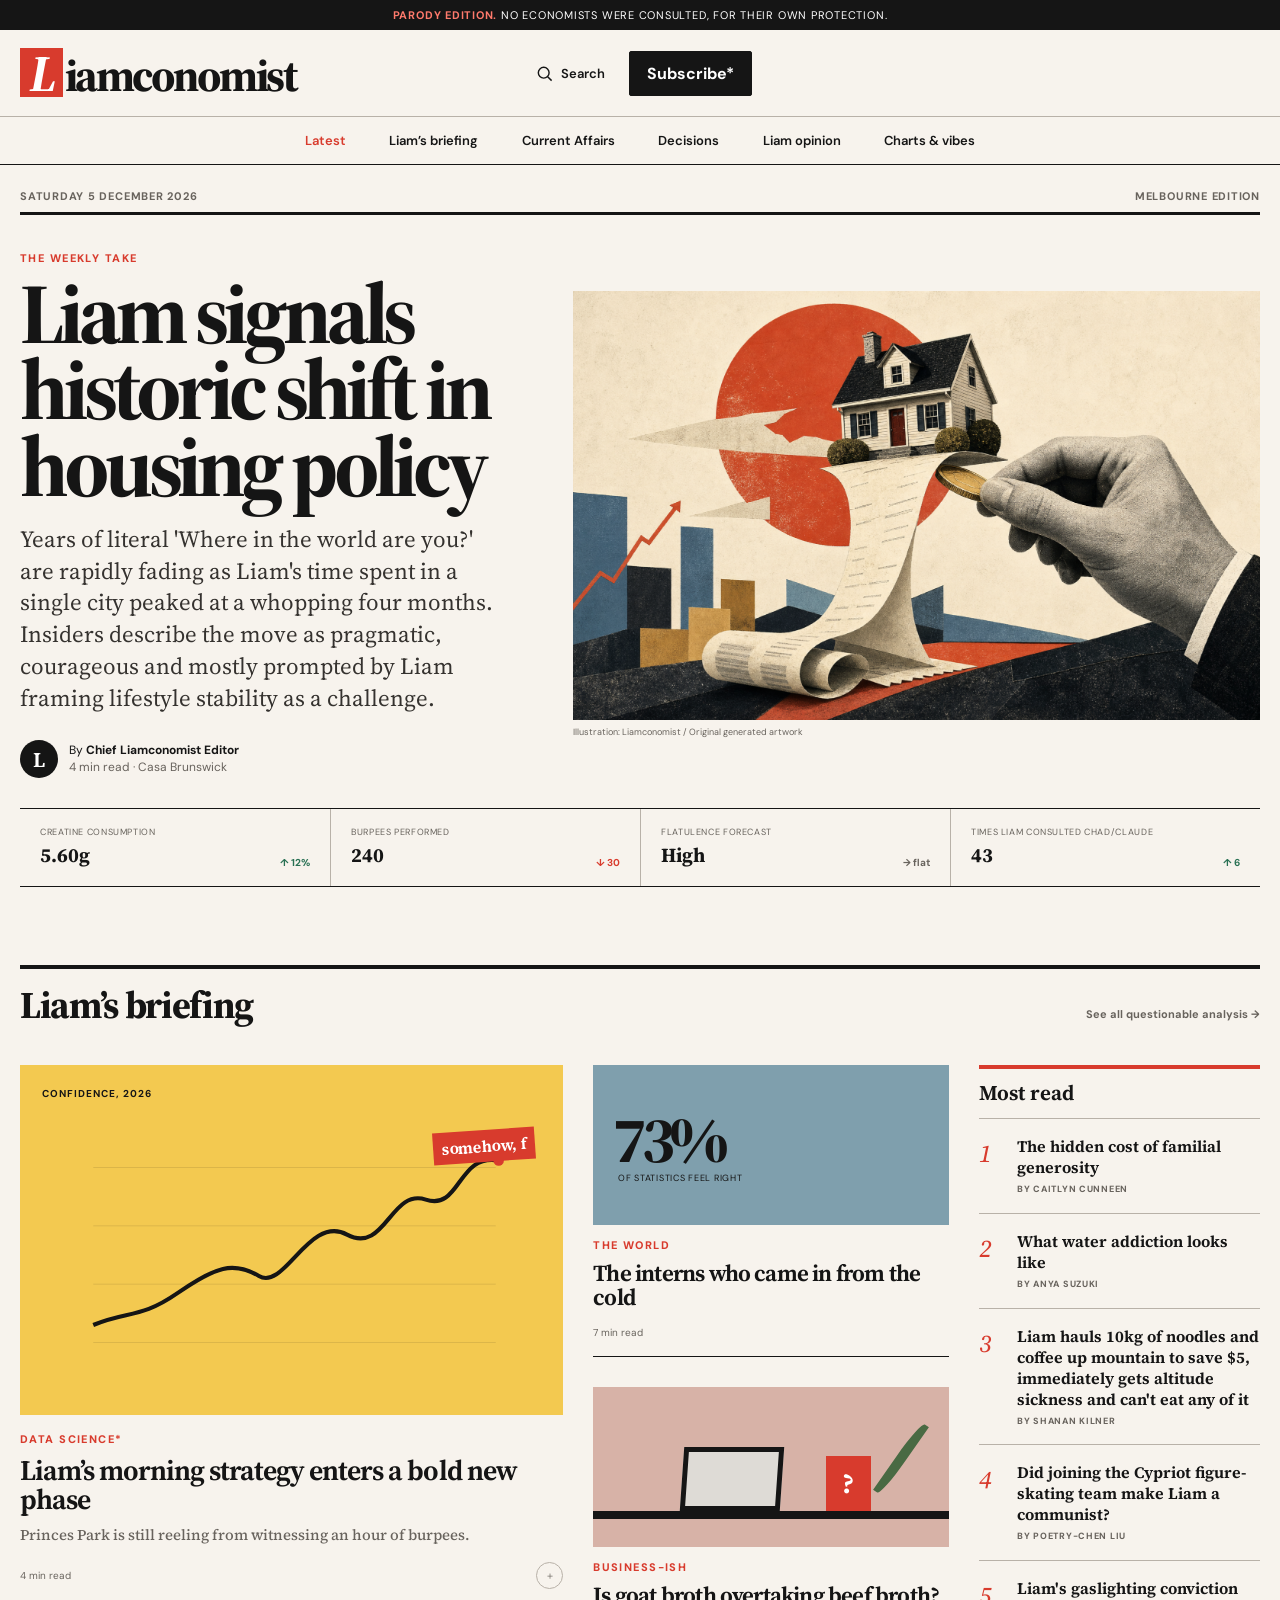
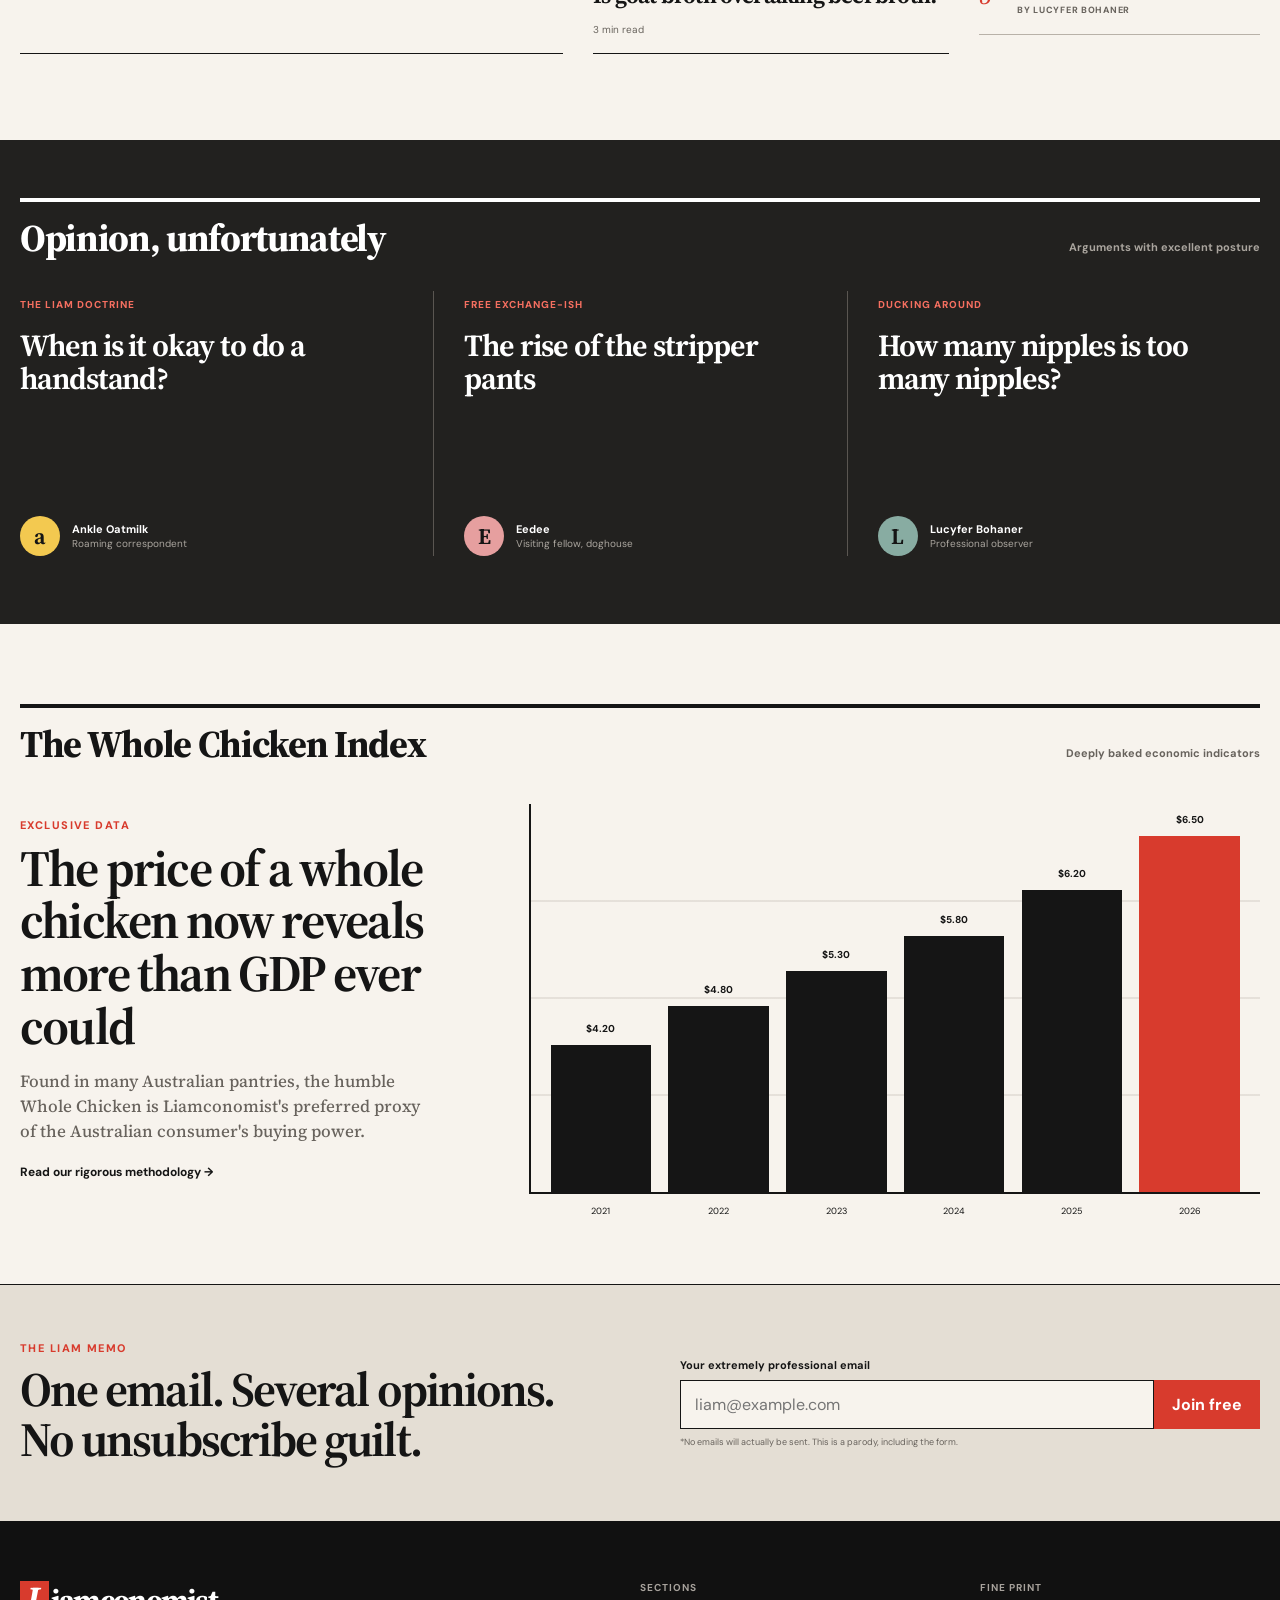
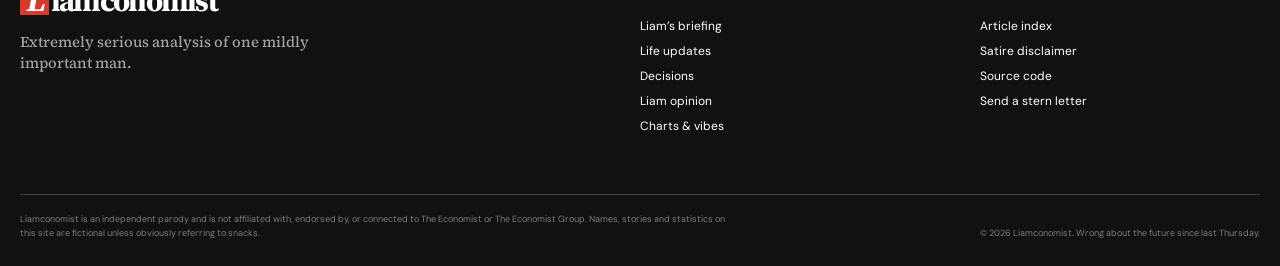
<file: index.html>
<!doctype html>
<html lang="en">
  <head>
    <meta charset="UTF-8" />
    <meta name="viewport" content="width=device-width, initial-scale=1.0" />
    <link rel="icon" type="image/svg+xml" href="favicon.svg" />
    <meta
      name="description"
      content="Liamconomist — breaking news and extremely serious analysis of Liam's latest decisions. An independent parody publication."
    />
    <meta name="theme-color" content="#f7f3ed" />
    <meta property="og:title" content="Liamconomist" />
    <meta
      property="og:description" content="Extremely serious analysis of one mildly important man."
    />
    <meta property="og:type" content="website" />
    <title>Liamconomist | Go beyond the curls</title>
    <link rel="preconnect" href="https://fonts.googleapis.com" />
    <link rel="preconnect" href="https://fonts.gstatic.com" crossorigin />
    <link
      href="https://fonts.googleapis.com/css2?family=DM+Sans:wght@400;500;600;700&amp;family=Libre+Franklin:wght@600;700&amp;family=Source+Serif+4:opsz,wght@8..60,500;8..60,650;8..60,750&amp;display=swap"
      rel="stylesheet"
    />
    <link rel="stylesheet" href="styles.css" />
    <script defer src="content/articles.js"></script>
    <script defer src="script.js"></script>
  </head>
  <body>
    <a class="skip-link" href="#main">Skip to stories</a>

    <div class="satire-bar">
      <p><strong>Parody edition.</strong> No economists were consulted, for their own protection.</p>
    </div>

    <header class="site-header">
      <div class="header-actions shell">
        <button class="icon-button menu-button" type="button" aria-expanded="false" aria-controls="site-nav">
          <span class="sr-only">Open menu</span>
          <span aria-hidden="true"></span><span aria-hidden="true"></span><span aria-hidden="true"></span>
        </button>

        <a class="masthead" href="#top" aria-label="Liamconomist home">
          <span>L</span>iamconomist
        </a>

        <div class="header-utilities">
          <button class="search-button" type="button" data-open-search>
            <svg viewBox="0 0 24 24" aria-hidden="true">
              <circle cx="11" cy="11" r="6.8"></circle>
              <path d="m16 16 5 5"></path>
            </svg>
            <span>Search</span>
          </button>
          <button class="button button--dark" type="button" data-open-subscribe>Subscribe*</button>
        </div>
      </div>

      <nav class="section-nav" id="site-nav" aria-label="Main navigation">
        <div class="shell nav-scroll">
          <a class="active" href="#top">Latest</a>
          <a href="briefing.html">Liam’s briefing</a>
          <a href="category.html?category=current-affairs">Current Affairs</a>
          <a href="category.html?category=decisions">Decisions</a>
          <a href="category.html?category=opinion">Liam opinion</a>
          <a href="category.html?category=charts-vibes">Charts &amp; vibes</a>
        </div>
      </nav>
    </header>

    <main id="main">
      <section class="edition shell" id="top" aria-labelledby="edition-title">
        <div class="edition-meta">
          <p id="edition-date">Thursday, July 2nd 2026</p>
          <p>Melbourne edition</p>
        </div>

        <div class="edition-heading">
          <div>
            <p class="eyebrow">The weekly take</p>
            <h1 id="edition-title"><a href="article.html?id=takeaway-policy" data-featured-title>Liam signals historic shift on Friday-night takeaway policy</a></h1>
            <p class="standfirst" data-featured-summary></p>
            <div class="byline-row">
              <span class="author-mark" aria-hidden="true">L</span>
              <p>By <strong data-featured-author>The Editorial Board</strong><br /><span data-featured-meta></span></p>
            </div>
          </div>

          <figure class="hero-art">
            <img
              src="assets/cost-of-living-collage.png"
              data-featured-image
              alt="A paper-cut collage of a tiny house balanced on a giant grocery receipt"
            />
            <figcaption data-featured-caption>Illustration: Liamconomist / Original artwork</figcaption>
          </figure>
        </div>

        <div class="ticker" aria-label="This week's highly scientific indicators">
          <p><span>Creatine consumption</span><strong>5.60g</strong><em class="up">↑ 12%</em></p>
          <p><span>Burpees performed</span><strong>240</strong><em class="down">↓ 30</em></p>
          <p><span>Flatulence Forecast</span><strong>High</strong><em class="flat">→ flat</em></p>
          <p><span>Times Liam consulted Chad/Claude</span><strong>43</strong><em class="up">↑ 6</em></p>
        </div>
      </section>

      <section class="story-grid shell" id="briefing" aria-labelledby="briefing-title">
        <div class="section-rule">
          <h2 id="briefing-title">Liam’s briefing</h2>
          <a href="articles.html">See all questionable analysis <span aria-hidden="true">→</span></a>
        </div>

        <article class="lead-card card">
          <div class="lead-card__art chart-art" role="img" aria-label="A line chart rising sharply before wandering off the graph">
            <div class="chart-label">CONFIDENCE, 2026</div>
            <svg viewBox="0 0 800 480" aria-hidden="true">
              <path class="gridline" d="M60 90H750M60 190H750M60 290H750M60 390H750"></path>
              <path class="chart-line" d="M60 360 C120 335 140 350 205 305 S300 250 344 276 S430 170 495 205 S570 125 630 145 S684 65 755 78"></path>
              <circle cx="755" cy="78" r="9"></circle>
            </svg>
            <span class="chart-note">somehow, f</span>
          </div>
          <div class="card-copy">
            <p class="kicker">Data science*</p>
              <h3><a href="article.html?id=morning-routine">Liam’s morning strategy enters a bold new phase</a></h3>
            <p>Princes Park is still reeling from witnessing an hour of burpees.</p>
            <div class="story-meta"><span>4 min read</span><button class="save-button" aria-label="Save consumer confidence story">＋</button></div>
          </div>
        </article>

        <div class="stacked-stories">
          <article class="compact-card card" id="world">
            <div class="number-art" aria-hidden="true"><span>73%</span><small>of statistics feel right</small></div>
            <div class="card-copy">
              <p class="kicker">The world</p>
              <h3><a href="article.html?id=spies">The interns who came in from the cold</a></h3>
              <p class="story-meta"><span>7 min read</span></p>
            </div>
          </article>

          <article class="compact-card card" id="business">
            <div class="mini-illustration desk-art" aria-hidden="true">
              <span class="laptop"></span><span class="mug">?</span><span class="plant"></span>
            </div>
            <div class="card-copy">
              <p class="kicker">Business-ish</p>
              <h3><a href="article.html?id=bone-broth">Is goat broth overtaking beef broth?</a></h3>
              <p class="story-meta"><span>3 min read</span></p>
            </div>
          </article>
        </div>

        <aside class="most-read" aria-labelledby="most-read-title">
          <h2 id="most-read-title">Most read</h2>
          <ol>
            <li><span>1</span><div><a href="article.html?id=familial-generosity">The hidden cost of familial generosity</a><br><small>By Caitlyn Cunneen</small></div></li>
            <li><span>2</span><div><a href="article.html?id=water-addiction">What water addiction looks like</a><br><small>By Anya Suzuki</small></div></li>
            <li><span>3</span><div><a href="article.html?id=altitude-sickness">Liam hauls 10kg of noodles and coffee up mountain to save $5, immediately gets altitude sickness and can't eat any of it</a><br><small>By Shanan Kilner</small></div></li>
            <li><span>4</span><div><a href="article.html?id=cypriot-iceskate">Did joining the Cypriot figure-skating team make Liam a communist?</a><br><small>By Poetry-Chen Liu</small></div></li>
            <li><span>5</span><div><a href="article.html?id=plane-jumping">Liam's gaslighting conviction</a><br><small>By Lucyfer Bohaner</small></div></li>
          </ol>
        </aside>
      </section>

      <section class="opinion-band" id="culture" aria-labelledby="opinion-title">
        <div class="shell">
          <div class="section-rule section-rule--light">
            <h2 id="opinion-title">Opinion, unfortunately</h2>
            <span>Arguments with excellent posture</span>
          </div>
          <div class="opinion-grid">
            <article>
              <p class="columnist">The Liam doctrine</p>
              <h3><a href="article.html?id=handstand-supremacy">When is it okay to do a handstand?</a></h3>
              <div class="columnist-row"><span class="avatar avatar--one">a</span><p><strong>Ankle Oatmilk</strong><br />Roaming correspondent</p></div>
            </article>
            <article>
              <p class="columnist">Free exchange-ish</p>
              <h3><a href="article.html?id=stripper-pants">The rise of the stripper pants</a></h3>
              <div class="columnist-row"><span class="avatar avatar--two">E</span><p><strong>Eedee</strong><br />Visiting fellow, doghouse</p></div>
            </article>
            <article>
              <p class="columnist">Ducking around</p>
              <h3><a href="article.html?id=3-nipples">How many nipples is too many nipples?</a></h3>
              <div class="columnist-row"><span class="avatar avatar--three">L</span><p><strong>Lucyfer Bohaner</strong><br />Professional observer</p></div>
            </article>
          </div>
        </div>
      </section>

      <section class="data-section shell" id="charts" aria-labelledby="chart-title">
        <div class="section-rule">
          <h2 id="chart-title">The Whole Chicken Index</h2>
          <span>Deeply baked economic indicators</span>
        </div>
        <div class="data-layout">
          <div class="data-copy">
            <p class="eyebrow">Exclusive data</p>
            <h3>The price of a whole chicken now reveals more than GDP ever could</h3>
            <p>
              Found in many Australian pantries, the humble Whole Chicken is Liamconomist's preferred proxy of the Australian consumer's buying power.
            </p>
            <a class="text-link" href="article.html?id=chicken-index">Read our rigorous methodology →</a>
          </div>
          <div class="bar-chart" role="img" aria-label="Whole Chicken prices from 2021 to 2026">
            <div class="bar" style="--value: 38%"><span>$4.20</span><small>2021</small></div>
            <div class="bar" style="--value: 48%"><span>$4.80</span><small>2022</small></div>
            <div class="bar" style="--value: 57%"><span>$5.30</span><small>2023</small></div>
            <div class="bar" style="--value: 66%"><span>$5.80</span><small>2024</small></div>
            <div class="bar" style="--value: 78%"><span>$6.20</span><small>2025</small></div>
            <div class="bar bar--hot" style="--value: 92%"><span>$6.50</span><small>2026</small></div>
          </div>
        </div>
      </section>

      <section class="newsletter">
        <div class="newsletter__inner shell">
          <div>
            <p class="eyebrow">The Liam memo</p>
            <h2>One email. Several opinions.<br />No unsubscribe guilt.</h2>
          </div>
          <form class="newsletter-form" id="newsletter-form">
            <label for="email">Your extremely professional email</label>
            <div>
              <input id="email" name="email" type="email" autocomplete="email" placeholder="liam@example.com" required />
              <button class="button button--red" type="submit">Join free</button>
            </div>
            <p>*No emails will actually be sent. This is a parody, including the form.</p>
          </form>
        </div>
      </section>
    </main>

    <footer class="site-footer">
      <div class="shell footer-grid">
        <div>
          <a class="masthead masthead--footer" href="#top"><span>L</span>iamconomist</a>
          <p>Extremely serious analysis of one mildly important man.</p>
        </div>
        <div>
          <h2>Sections</h2>
          <a href="briefing.html">Liam’s briefing</a><a href="category.html?category=current-affairs">Life updates</a><a href="category.html?category=decisions">Decisions</a><a href="category.html?category=opinion">Liam opinion</a><a href="category.html?category=charts-vibes">Charts &amp; vibes</a>
        </div>
        <div>
          <h2>Fine print</h2>
          <a href="articles.html">Article index</a><a href="#disclaimer">Satire disclaimer</a><a href="https://github.com/" rel="noreferrer">Source code</a><a href="mailto:liamconomist@gmail.com">Send a stern letter</a>
        </div>
      </div>
      <div class="legal shell" id="disclaimer">
        <p>
          Liamconomist is an independent parody and is not affiliated with, endorsed by, or connected to
          The Economist or The Economist Group. Names, stories and statistics on this site are fictional
          unless obviously referring to snacks.
        </p>
        <p>© <span id="year">2026</span> Liamconomist. Wrong about the future since last Thursday.</p>
      </div>
    </footer>

    <dialog class="modal" id="subscribe-modal">
      <button class="modal__close" type="button" aria-label="Close subscription modal">×</button>
      <p class="eyebrow">A financially reckless offer</p>
      <h2>Subscribe for $0.00</h2>
      <p>Get full access to every article we have not written yet.</p>
      <button class="button button--red button--wide" type="button" data-fake-subscribe>Begin free eternity</button>
      <small>*Recurring annually at the exact same price.</small>
    </dialog>

    <dialog class="search-modal" id="search-modal">
      <form method="dialog" class="search-modal__bar">
        <label for="search-input">Search Liamconomist</label>
        <div>
          <input id="search-input" type="search" placeholder="Try “housing”, “coffee” or “vibes”" />
          <button type="button" class="modal__close" aria-label="Close search">×</button>
        </div>
      </form>
      <div class="search-results" id="search-results" aria-live="polite">
        <p>Popular searches: housing, coffee, vibes, creatine</p>
      </div>
    </dialog>

    <div class="toast" role="status" aria-live="polite" aria-atomic="true"></div>
  </body>
</html>
</file>
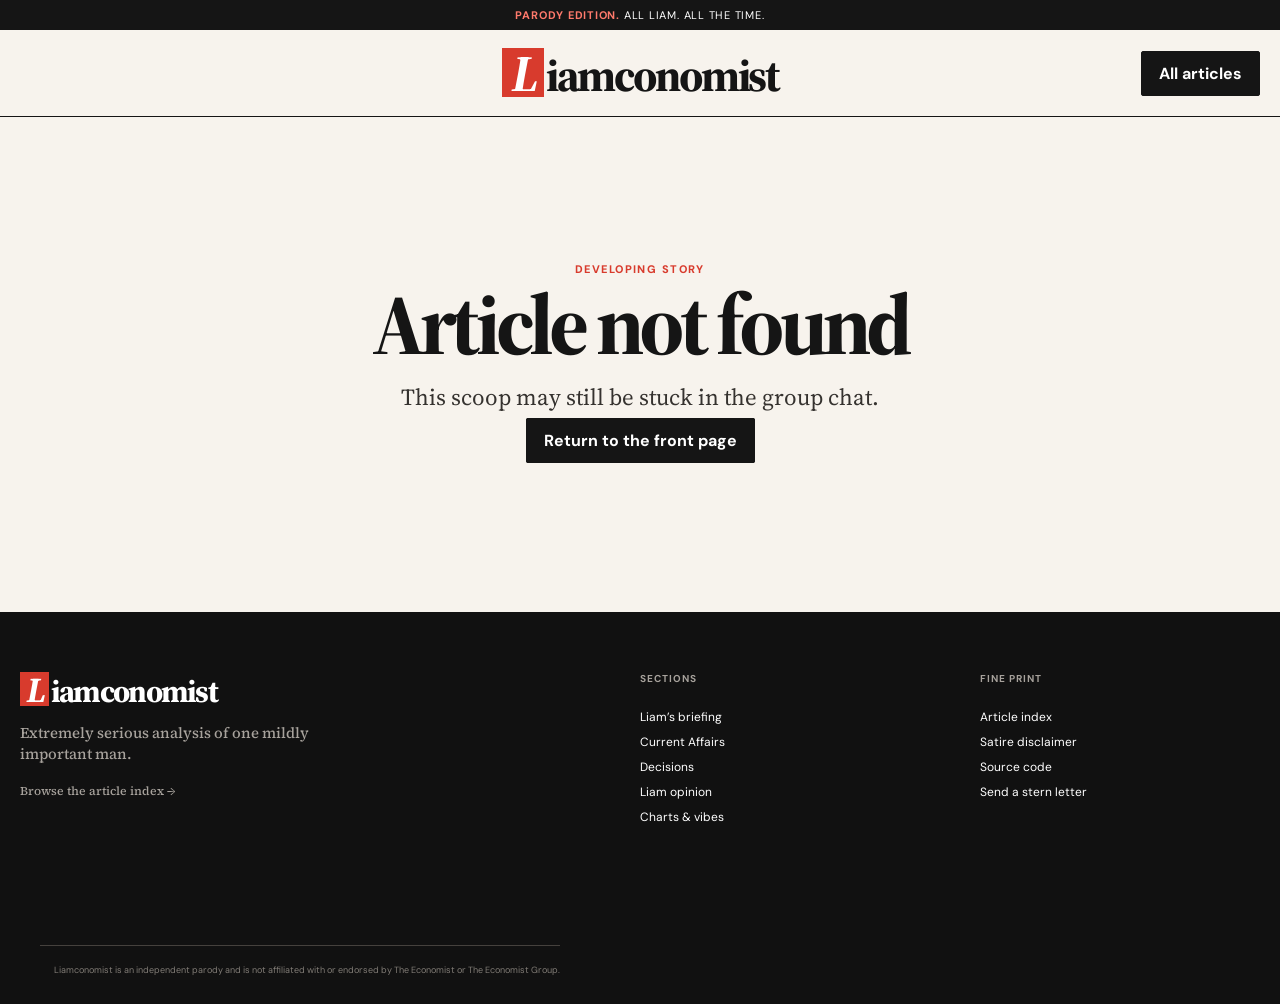
<file: article.html>
<!doctype html>
<html lang="en">
  <head>
    <meta charset="UTF-8" />
    <meta name="viewport" content="width=device-width, initial-scale=1.0" />
    <link rel="icon" type="image/svg+xml" href="favicon.svg" />
    <meta name="description" content="A Liamconomist article" />
    <title>Article — Liamconomist</title>
    <link rel="preconnect" href="https://fonts.googleapis.com" />
    <link rel="preconnect" href="https://fonts.gstatic.com" crossorigin />
    <link href="https://fonts.googleapis.com/css2?family=DM+Sans:wght@400;500;600;700&amp;family=Libre+Franklin:wght@600;700&amp;family=Source+Serif+4:opsz,wght@8..60,500;8..60,650;8..60,750&amp;display=swap" rel="stylesheet" />
    <link rel="stylesheet" href="styles.css" />
    <script defer src="content/articles.js"></script>
    <script defer src="article.js"></script>
  </head>
  <body>
    <a class="skip-link" href="#article">Skip to article</a>
    <div class="satire-bar"><p><strong>Parody edition.</strong> All Liam. All the time.</p></div>
    <header class="site-header">
      <div class="header-actions shell">
        <span></span>
        <a class="masthead" href="index.html" aria-label="Liamconomist home"><span>L</span>iamconomist</a>
        <div class="header-utilities"><a class="button button--dark" href="articles.html">All articles</a></div>
      </div>
    </header>

    <main id="article">
      <div id="article-content"></div>
    </main>

    <footer class="site-footer">
      <div class="shell footer-grid">
        <div><a class="masthead masthead--footer" href="index.html"><span>L</span>iamconomist</a><p>Extremely serious analysis of one mildly important man.</p><p><a href="articles.html">Browse the article index →</a></p></div>
        <div><h2>Sections</h2><a href="briefing.html">Liam’s briefing</a><a href="category.html?category=current-affairs">Current Affairs</a><a href="category.html?category=decisions">Decisions</a><a href="category.html?category=opinion">Liam opinion</a><a href="category.html?category=charts-vibes">Charts &amp; vibes</a></div>
        <div><h2>Fine print</h2><a href="articles.html">Article index</a><a href="#disclaimer">Satire disclaimer</a><a href="https://github.com/" rel="noreferrer">Source code</a><a href="mailto:liamconomist@gmail.com">Send a stern letter</a>
      </div>
      <div class="legal shell"><p>Liamconomist is an independent parody and is not affiliated with or endorsed by The Economist or The Economist Group.</p></div>
    </footer>
  </body>
</html>
</file>
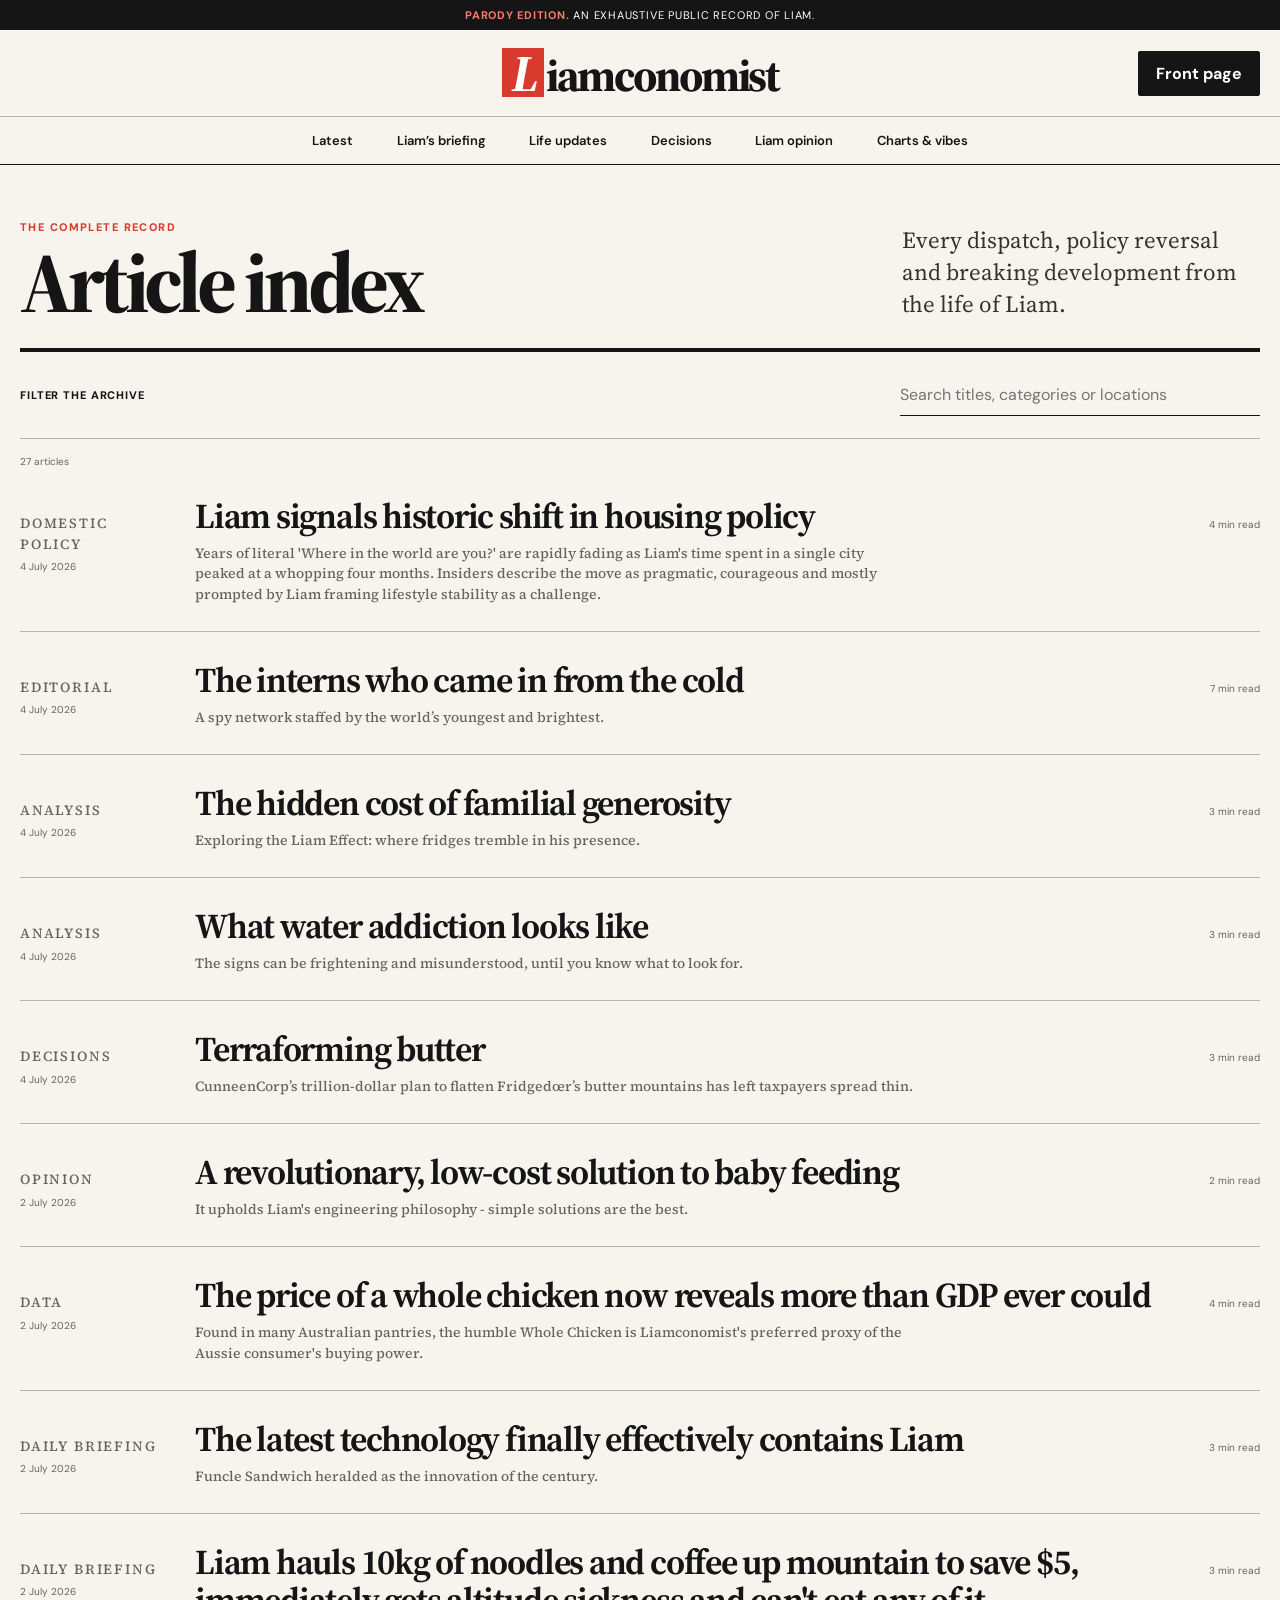
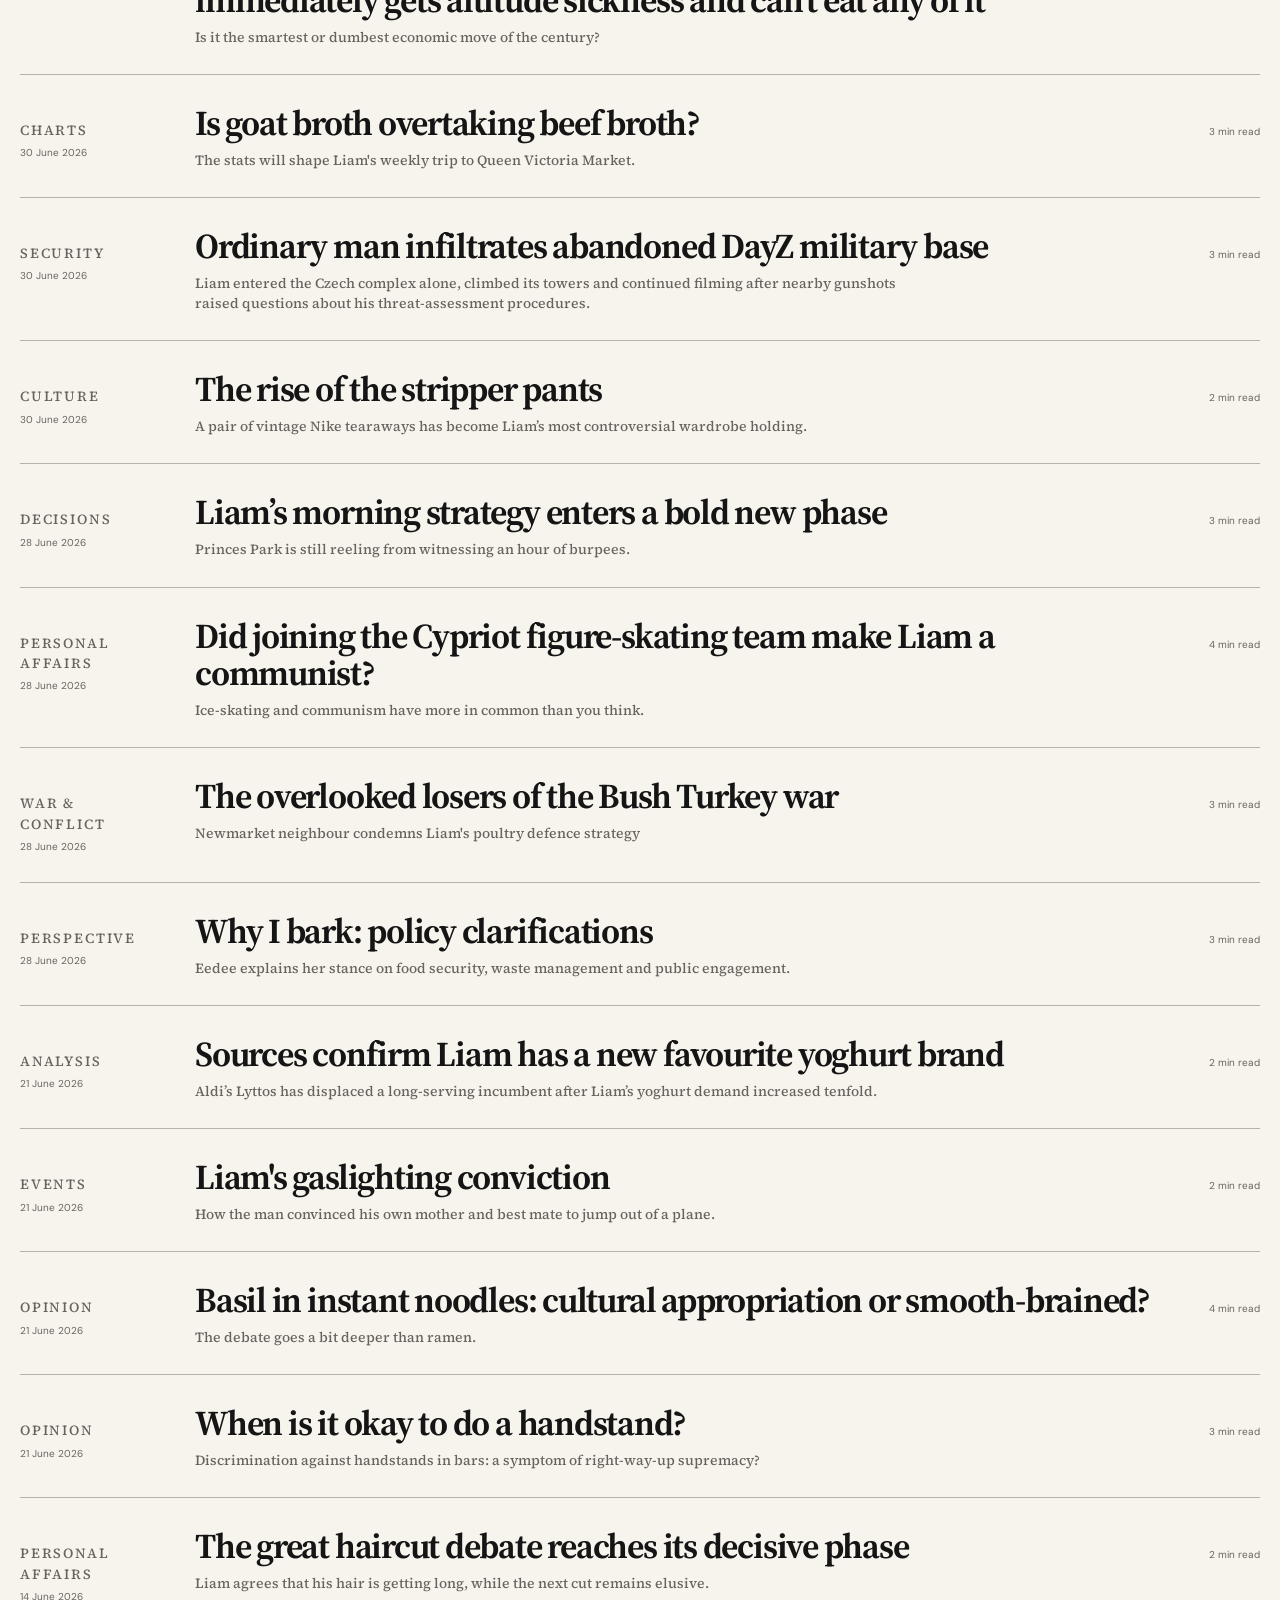
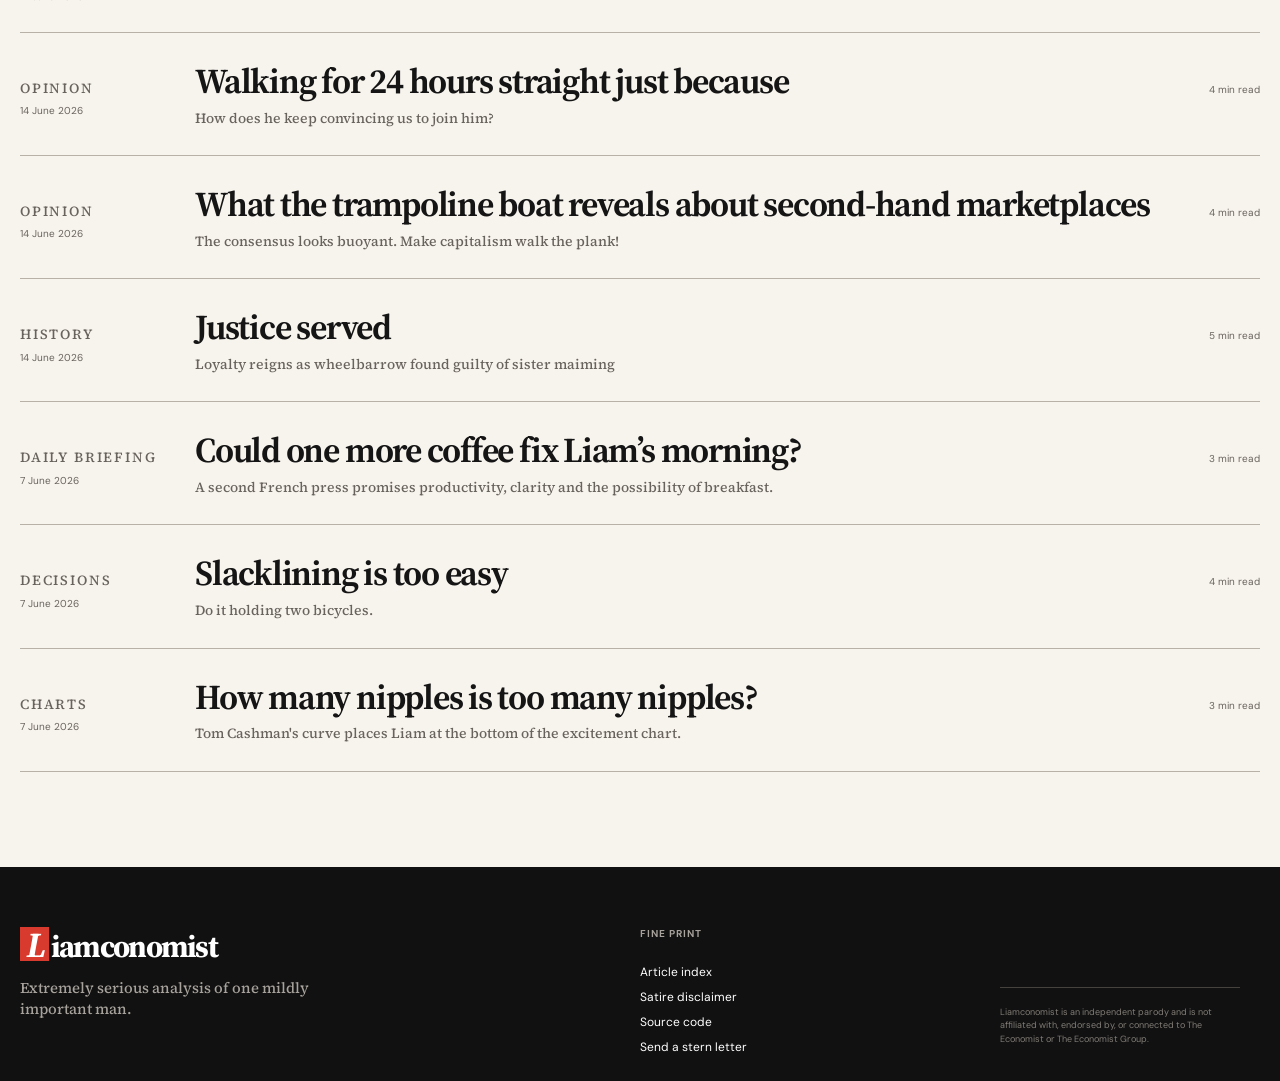
<file: articles.html>
<!doctype html>
<html lang="en">
  <head>
    <meta charset="UTF-8" />
    <meta name="viewport" content="width=device-width, initial-scale=1.0" />
    <link rel="icon" type="image/svg+xml" href="favicon.svg" />
    <meta name="description" content="Every Liamconomist article, from major Liam decisions to minor domestic developments." />
    <title>Article index — Liamconomist</title>
    <link rel="preconnect" href="https://fonts.googleapis.com" />
    <link rel="preconnect" href="https://fonts.gstatic.com" crossorigin />
    <link href="https://fonts.googleapis.com/css2?family=DM+Sans:wght@400;500;600;700&amp;family=Libre+Franklin:wght@600;700&amp;family=Source+Serif+4:opsz,wght@8..60,500;8..60,650;8..60,750&amp;display=swap" rel="stylesheet" />
    <link rel="stylesheet" href="styles.css" />
    <script defer src="content/articles.js"></script>
    <script defer src="articles-index.js"></script>
  </head>
  <body>
    <a class="skip-link" href="#article-index">Skip to article index</a>
    <div class="satire-bar"><p><strong>Parody edition.</strong> An exhaustive public record of Liam.</p></div>
    <header class="site-header">
      <div class="header-actions shell">
        <span></span>
        <a class="masthead" href="index.html" aria-label="Liamconomist home"><span>L</span>iamconomist</a>
        <div class="header-utilities"><a class="button button--dark" href="index.html">Front page</a></div>
      </div>
      <nav class="section-nav" aria-label="Sections">
        <div class="shell nav-scroll">
          <a href="index.html">Latest</a>
          <a href="briefing.html">Liam’s briefing</a>
          <a href="category.html?category=current-affairs">Life updates</a>
          <a href="category.html?category=decisions">Decisions</a>
          <a href="category.html?category=opinion">Liam opinion</a>
          <a href="category.html?category=charts-vibes">Charts &amp; vibes</a>
        </div>
      </nav>
    </header>

    <main class="index-page shell" id="article-index">
      <header class="index-page__header">
        <div><p class="eyebrow">The complete record</p><h1>Article index</h1></div>
        <p class="standfirst">Every dispatch, policy reversal and breaking development from the life of Liam.</p>
      </header>
      <div class="index-tools">
        <label for="article-filter">Filter the archive</label>
        <input id="article-filter" type="search" placeholder="Search titles, categories or locations" autocomplete="off" />
      </div>
      <p class="story-meta"><span id="article-count"></span></p>
      <ol class="article-index-list" id="article-index-list"></ol>
    </main>

    <footer class="site-footer">
      <div class="shell footer-grid">
        <div><a class="masthead masthead--footer" href="index.html"><span>L</span>iamconomist</a><p>Extremely serious analysis of one mildly important man.</p></div>
        <div><h2>Fine print</h2><a href="articles.html">Article index</a><a href="#disclaimer">Satire disclaimer</a><a href="https://github.com/" rel="noreferrer">Source code</a><a href="mailto:liamconomist@gmail.com">Send a stern letter</a>
      </div>
      <div class="legal shell"><p>Liamconomist is an independent parody and is not affiliated with, endorsed by, or connected to The Economist or The Economist Group.</p></div>
    </footer>
  </body>
</html>
</file>
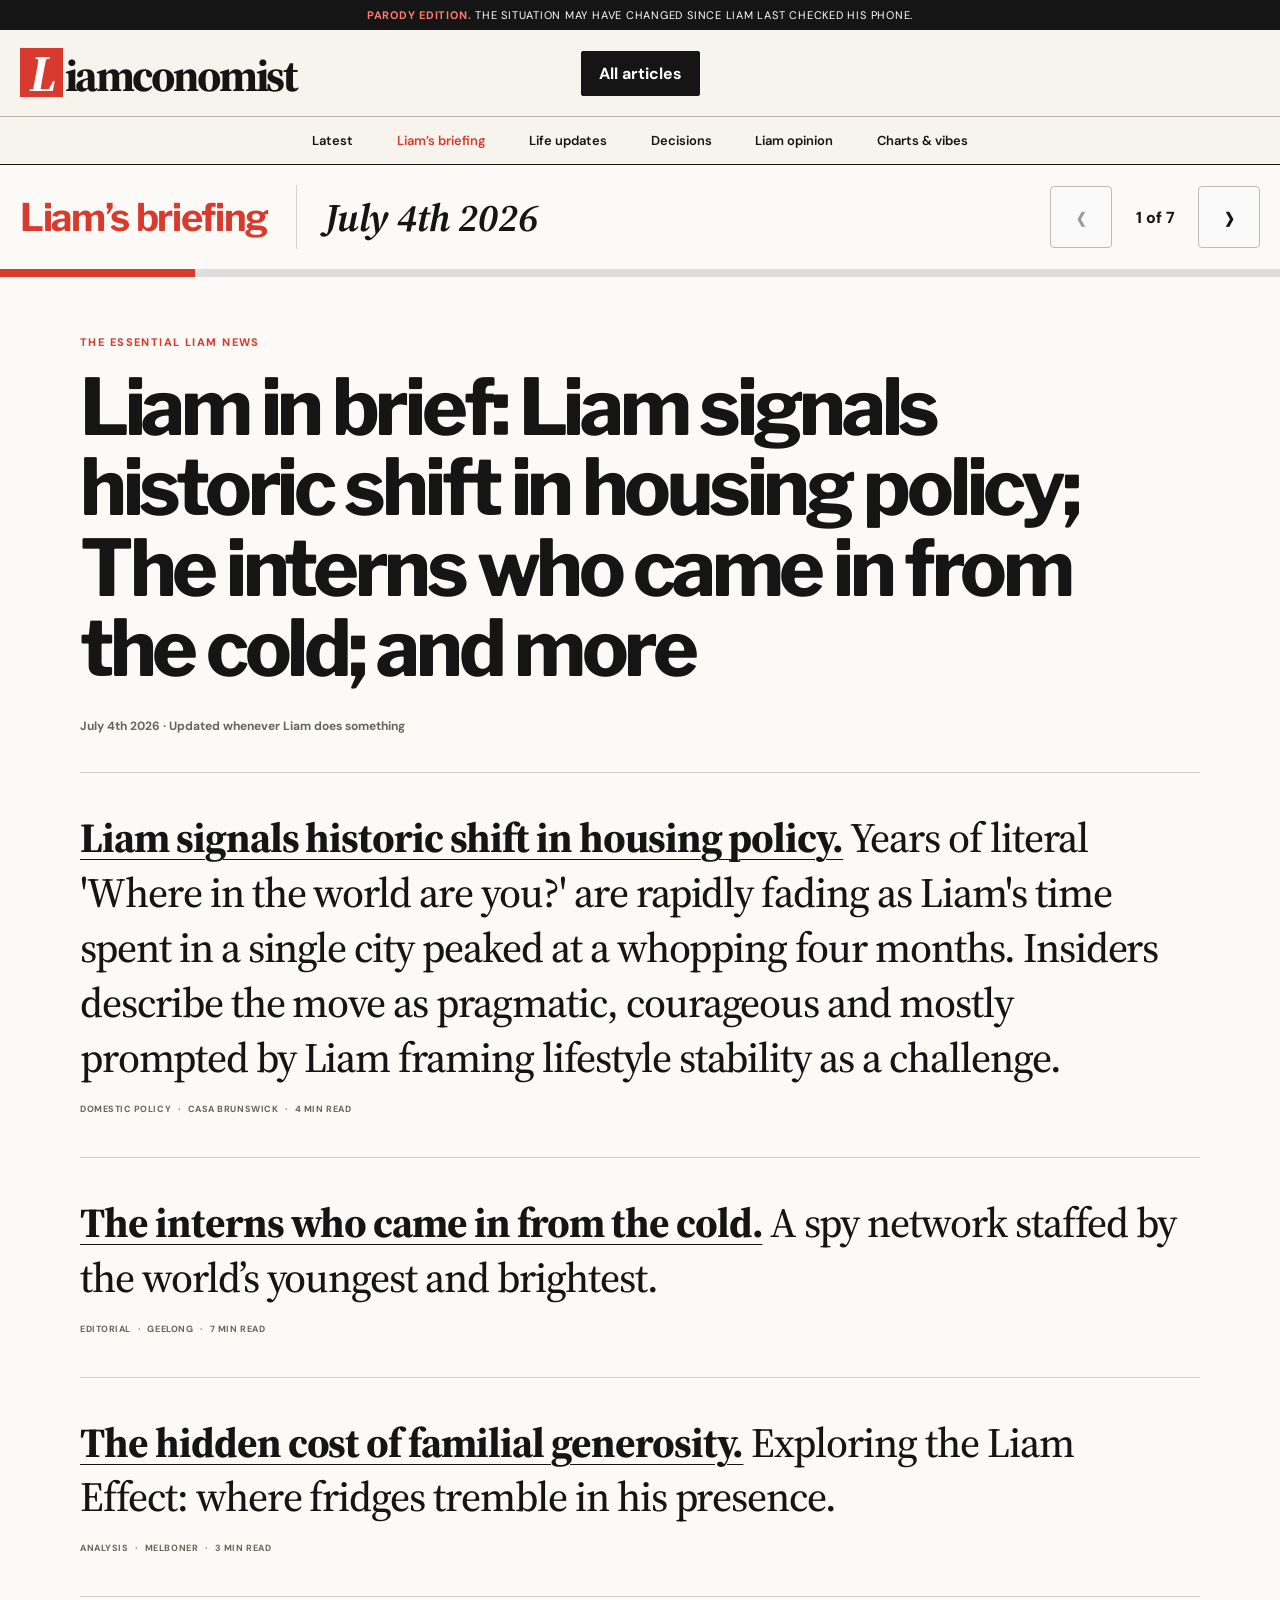
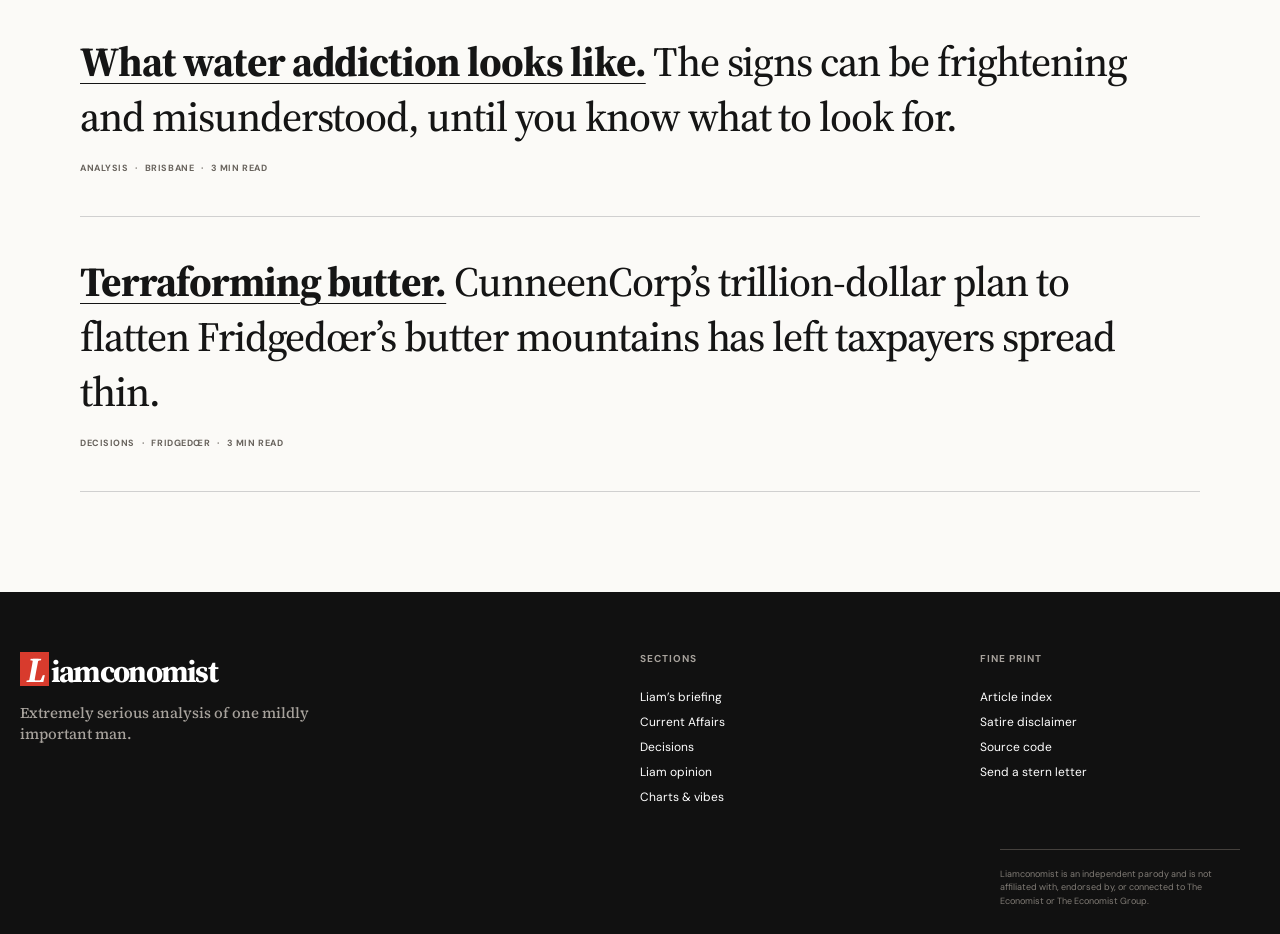
<file: briefing.html>
<!doctype html>
<html lang="en">
  <head>
    <meta charset="UTF-8" />
    <meta name="viewport" content="width=device-width, initial-scale=1.0" />
    <link rel="icon" type="image/svg+xml" href="favicon.svg" />
    <meta name="description" content="Liam’s daily briefing: the latest developments, decisions and domestic indicators." />
    <title>Liam’s briefing — Liamconomist</title>
    <link rel="preconnect" href="https://fonts.googleapis.com" />
    <link rel="preconnect" href="https://fonts.gstatic.com" crossorigin />
    <link href="https://fonts.googleapis.com/css2?family=DM+Sans:wght@400;500;600;700&amp;family=Libre+Franklin:wght@600;700&amp;family=Source+Serif+4:opsz,wght@8..60,500;8..60,650;8..60,750&amp;display=swap" rel="stylesheet" />
    <link rel="stylesheet" href="styles.css" />
    <script defer src="content/articles.js"></script>
    <script defer src="briefing-page.js"></script>
  </head>
  <body class="briefing-page">
    <a class="skip-link" href="#briefing-content">Skip to briefing</a>
    <div class="satire-bar"><p><strong>Parody edition.</strong> The situation may have changed since Liam last checked his phone.</p></div>
    <header class="site-header">
      <div class="header-actions shell">
        <button class="icon-button menu-button" type="button" aria-expanded="false" aria-controls="site-nav">
          <span class="sr-only">Open menu</span><span aria-hidden="true"></span><span aria-hidden="true"></span><span aria-hidden="true"></span>
        </button>
        <a class="masthead" href="index.html" aria-label="Liamconomist home"><span>L</span>iamconomist</a>
        <div class="header-utilities"><a class="button button--dark" href="articles.html">All articles</a></div>
      </div>
      <nav class="section-nav" id="site-nav" aria-label="Sections">
        <div class="shell nav-scroll">
          <a href="index.html">Latest</a>
          <a class="active" href="briefing.html">Liam’s briefing</a>
          <a href="category.html?category=current-affairs">Life updates</a>
          <a href="category.html?category=decisions">Decisions</a>
          <a href="category.html?category=opinion">Liam opinion</a>
          <a href="category.html?category=charts-vibes">Charts &amp; vibes</a>
        </div>
      </nav>
    </header>

    <div class="briefing-edition-bar">
      <div class="briefing-edition-bar__inner shell">
        <h1>Liam’s briefing</h1>
        <span class="briefing-edition-bar__divider" aria-hidden="true"></span>
        <p class="briefing-date" id="briefing-date"></p>
        <div class="briefing-controls" aria-label="Browse briefing dates">
          <button type="button" id="newer-briefing" aria-label="Newer briefing">‹</button>
          <span class="briefing-position" id="briefing-position"></span>
          <button type="button" id="older-briefing" aria-label="Older briefing">›</button>
        </div>
      </div>
    </div>

    <main class="briefing-content" id="briefing-content">
      <header class="briefing-hero">
        <p class="eyebrow">The essential Liam news</p>
        <h2 id="briefing-title"></h2>
        <p class="briefing-hero__meta" id="briefing-meta"></p>
      </header>
      <ol class="briefing-list" id="briefing-list"></ol>
    </main>

    <footer class="site-footer">
      <div class="shell footer-grid">
        <div><a class="masthead masthead--footer" href="index.html"><span>L</span>iamconomist</a><p>Extremely serious analysis of one mildly important man.</p></div>
        <div><h2>Sections</h2><a href="briefing.html">Liam’s briefing</a><a href="category.html?category=current-affairs">Current Affairs</a><a href="category.html?category=decisions">Decisions</a><a href="category.html?category=opinion">Liam opinion</a><a href="category.html?category=charts-vibes">Charts &amp; vibes</a></div>
        <div><h2>Fine print</h2><a href="articles.html">Article index</a><a href="#disclaimer">Satire disclaimer</a><a href="https://github.com/" rel="noreferrer">Source code</a><a href="mailto:liamconomist@gmail.com">Send a stern letter</a>
      <div class="legal shell"><p>Liamconomist is an independent parody and is not affiliated with, endorsed by, or connected to The Economist or The Economist Group.</p></div>
    </footer>
  </body>
</html>
</file>
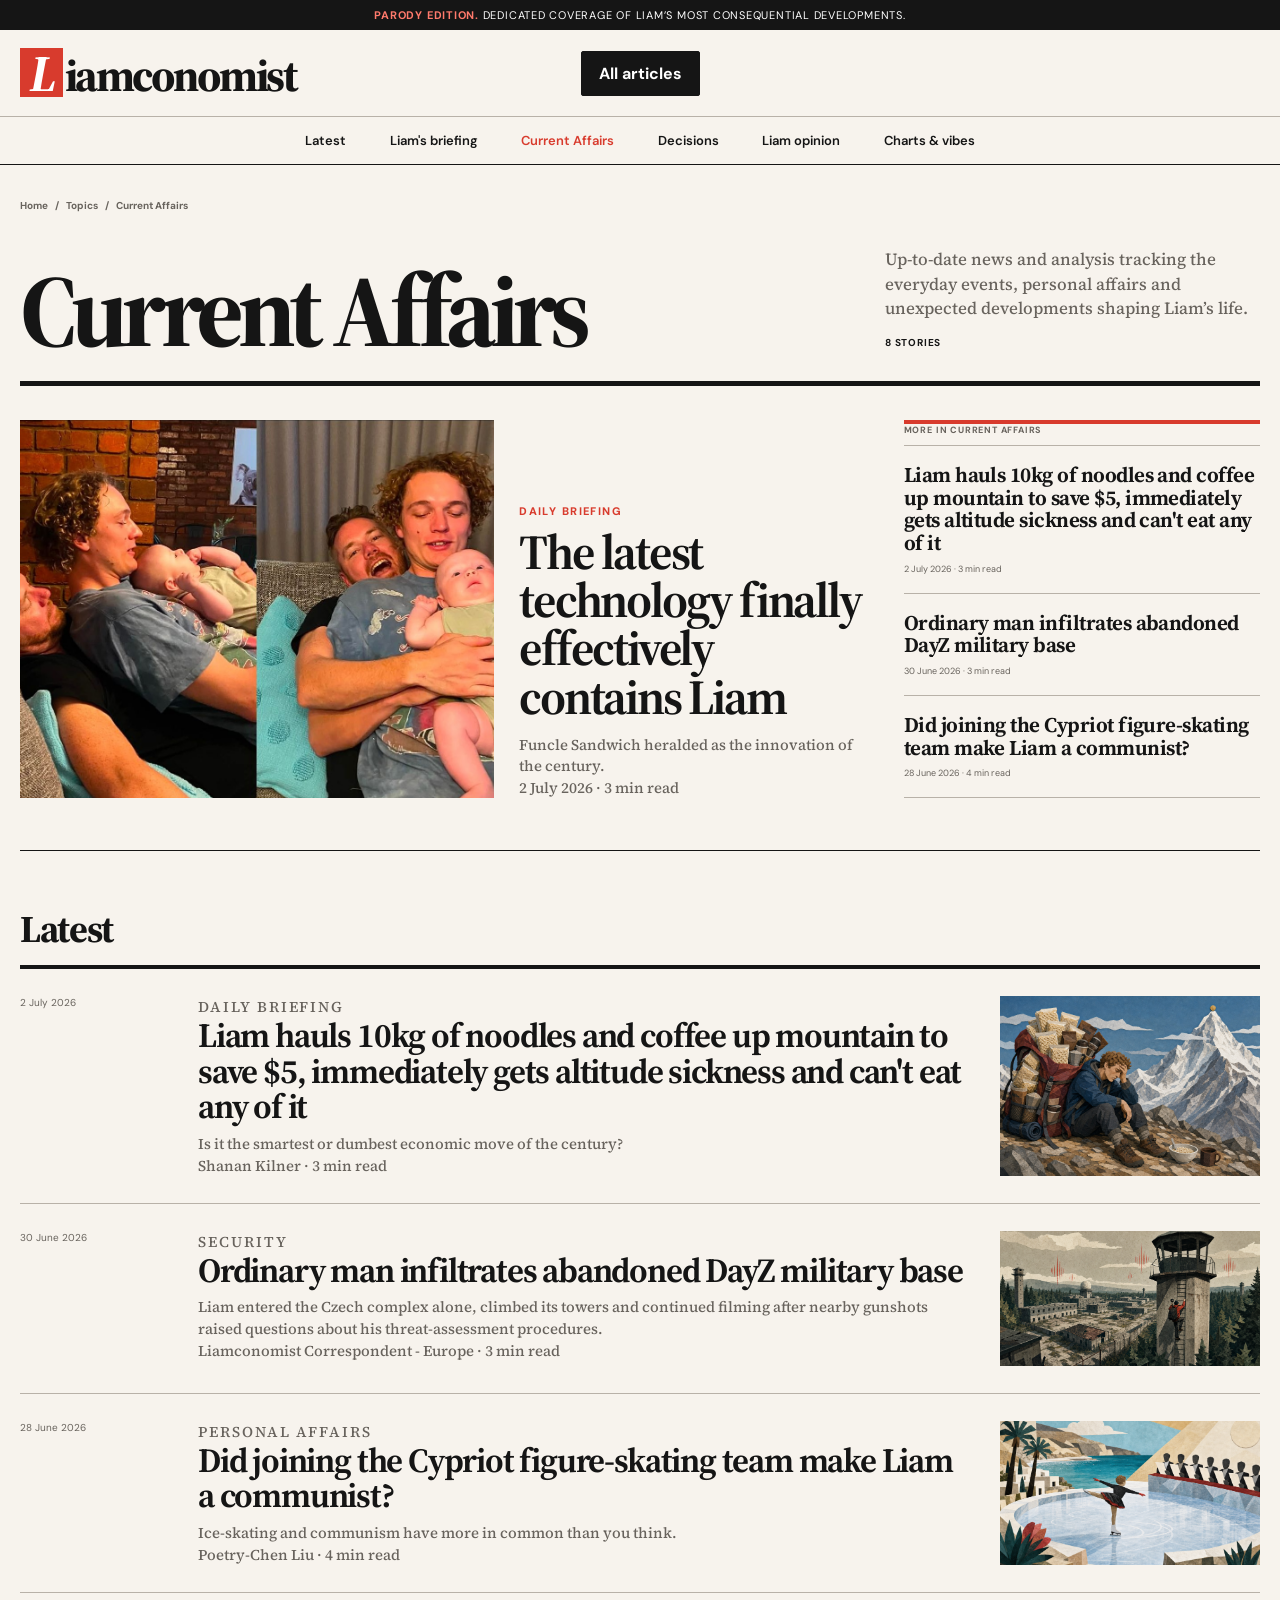
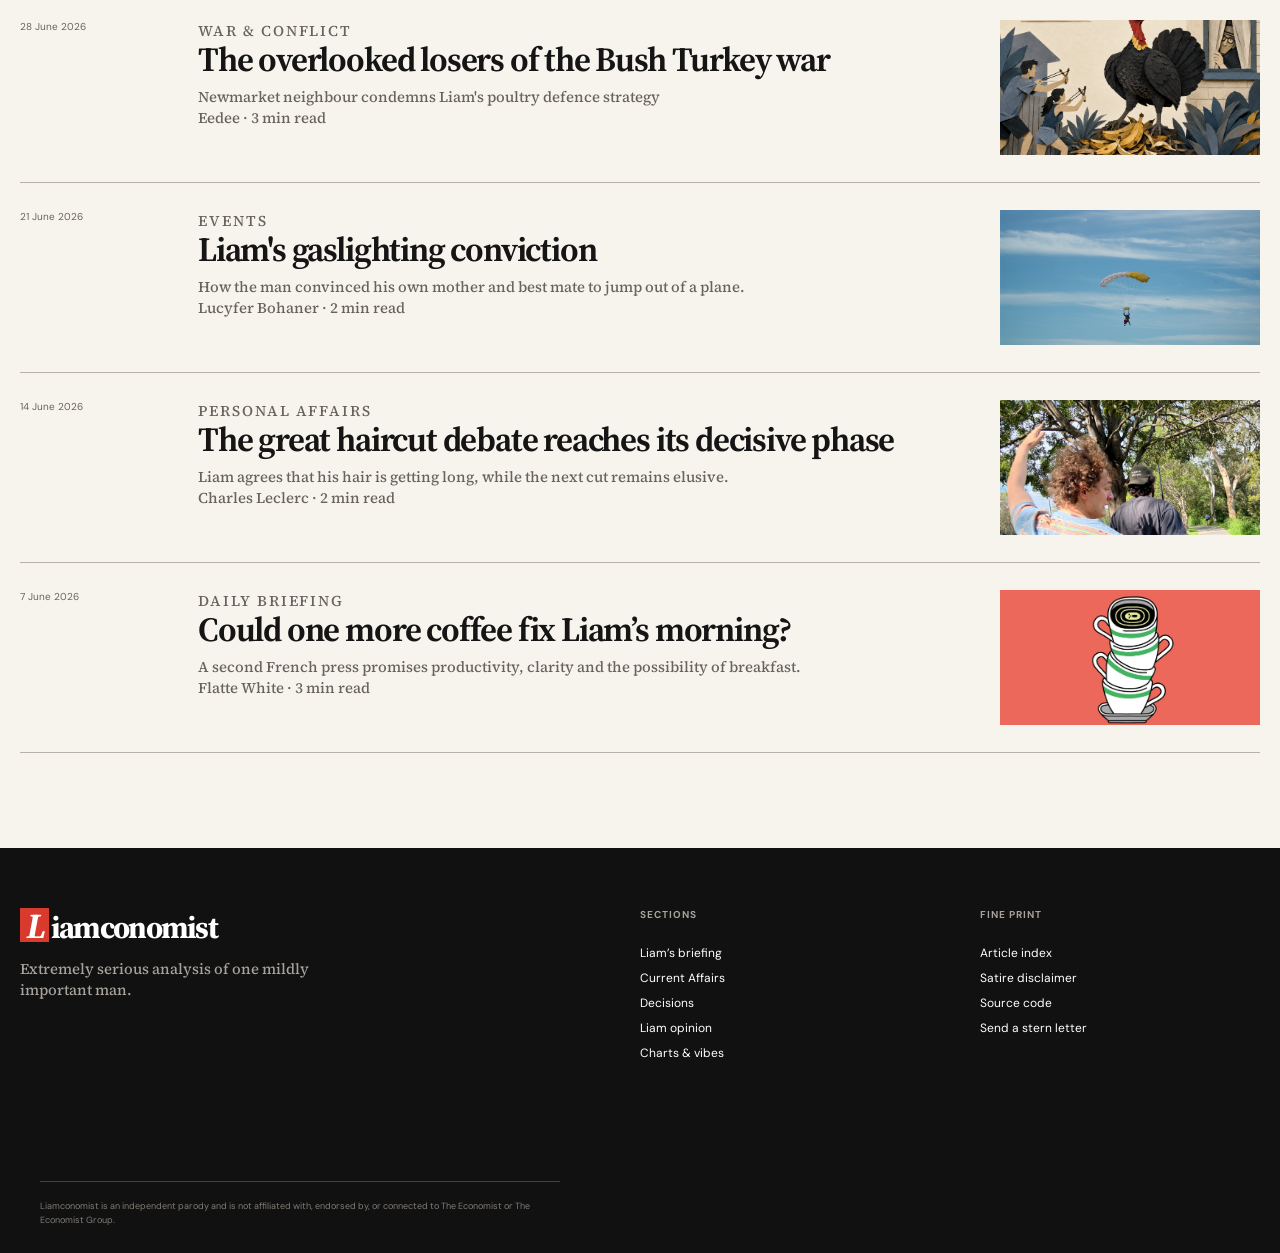
<file: category.html>
<!doctype html>
<html lang="en">
  <head>
    <meta charset="UTF-8" />
    <meta name="viewport" content="width=device-width, initial-scale=1.0" />
    <link rel="icon" type="image/svg+xml" href="favicon.svg" />
    <meta name="description" content="The latest Liamconomist stories by category." />
    <title>Section — Liamconomist</title>
    <link rel="preconnect" href="https://fonts.googleapis.com" />
    <link rel="preconnect" href="https://fonts.gstatic.com" crossorigin />
    <link href="https://fonts.googleapis.com/css2?family=DM+Sans:wght@400;500;600;700&amp;family=Libre+Franklin:wght@600;700&amp;family=Source+Serif+4:opsz,wght@8..60,500;8..60,650;8..60,750&amp;display=swap" rel="stylesheet" />
    <link rel="stylesheet" href="styles.css" />
    <script defer src="content/articles.js"></script>
    <script defer src="category-page.js"></script>
  </head>
  <body>
    <a class="skip-link" href="#topic-content">Skip to stories</a>
    <div class="satire-bar"><p><strong>Parody edition.</strong> Dedicated coverage of Liam’s most consequential developments.</p></div>
    <header class="site-header">
      <div class="header-actions shell">
        <button class="icon-button menu-button" type="button" aria-expanded="false" aria-controls="site-nav">
          <span class="sr-only">Open menu</span><span aria-hidden="true"></span><span aria-hidden="true"></span><span aria-hidden="true"></span>
        </button>
        <a class="masthead" href="index.html" aria-label="Liamconomist home"><span>L</span>iamconomist</a>
        <div class="header-utilities"><a class="button button--dark" href="articles.html">All articles</a></div>
      </div>
      <nav class="section-nav" id="site-nav" aria-label="Sections">
        <div class="shell nav-scroll">
          <a href="index.html">Latest</a>
          <a href="briefing.html">Liam's briefing</a>
          <a data-topic-link="current-affairs" href="category.html?category=current-affairs">Current Affairs</a>
          <a data-topic-link="decisions" href="category.html?category=decisions">Decisions</a>
          <a data-topic-link="opinion" href="category.html?category=opinion">Liam opinion</a>
          <a data-topic-link="charts-vibes" href="category.html?category=charts-vibes">Charts &amp; vibes</a>
        </div>
      </nav>
    </header>

    <main class="topic-page shell" id="topic-content">
      <nav class="breadcrumbs" aria-label="Breadcrumb"><a href="index.html">Home</a><span>/</span><a href="articles.html">Topics</a><span>/</span><span id="breadcrumb-topic"></span></nav>
      <header class="topic-heading">
        <h1 id="topic-title">Current Affairs</h1>
        <div class="topic-heading__intro"><p id="topic-description"></p><span class="topic-heading__count" id="topic-count"></span></div>
      </header>
      <section class="topic-lead" id="topic-lead" aria-label="Top stories"></section>
      <section class="topic-latest" aria-labelledby="latest-title">
        <h2 class="topic-section-title" id="latest-title">Latest</h2>
        <div id="topic-latest-list"></div>
      </section>
    </main>

    <footer class="site-footer">
      <div class="shell footer-grid">
        <div><a class="masthead masthead--footer" href="index.html"><span>L</span>iamconomist</a><p>Extremely serious analysis of one mildly important man.</p></div>
        <div><h2>Sections</h2><a href="briefing.html">Liam’s briefing</a><a href="category.html?category=current-affairs">Current Affairs</a><a href="category.html?category=decisions">Decisions</a><a href="category.html?category=opinion">Liam opinion</a><a href="category.html?category=charts-vibes">Charts &amp; vibes</a></div>
        <div><h2>Fine print</h2><a href="articles.html">Article index</a><a href="#disclaimer">Satire disclaimer</a><a href="https://github.com/" rel="noreferrer">Source code</a><a href="mailto:liamconomist@gmail.com">Send a stern letter</a>
      </div>
      <div class="legal shell"><p>Liamconomist is an independent parody and is not affiliated with, endorsed by, or connected to The Economist or The Economist Group.</p></div>
    </footer>
  </body>
</html>
</file>
<file: styles.css>
:root {
  --paper: #f7f3ed;
  --ink: #151515;
  --muted: #68635d;
  --line: #b8b1a8;
  --red: #d83b2d;
  --red-dark: #b82d22;
  --yellow: #f3c950;
  --blue: #7f9fad;
  --serif: "Source Serif 4", Georgia, serif;
  --sans: "DM Sans", Arial, sans-serif;
  --display: "Libre Franklin", Arial, sans-serif;
  --shell: min(1240px, calc(100% - 40px));
}

* { box-sizing: border-box; }
html { scroll-behavior: smooth; }
body { margin: 0; color: var(--ink); background: var(--paper); font-family: var(--sans); }
body.modal-open { overflow: hidden; }
a { color: inherit; text-decoration-color: transparent; text-underline-offset: .18em; transition: color .18s ease, text-decoration-color .18s ease; }
a:hover { color: var(--red); text-decoration-color: currentColor; }
button, input { font: inherit; }
button { color: inherit; }
.shell { width: var(--shell); margin-inline: auto; }
.sr-only { position: absolute; width: 1px; height: 1px; padding: 0; margin: -1px; overflow: hidden; clip: rect(0,0,0,0); white-space: nowrap; border: 0; }
.skip-link { position: fixed; top: 8px; left: 8px; z-index: 100; padding: 12px 16px; background: white; transform: translateY(-150%); }
.skip-link:focus { transform: translateY(0); }

.satire-bar { background: var(--ink); color: white; min-height: 30px; display: grid; place-items: center; padding: 5px 20px; text-align: center; }
.satire-bar p { margin: 0; font-size: 11px; letter-spacing: .07em; text-transform: uppercase; }
.satire-bar strong { color: #ff7a6c; }
.site-header { background: var(--paper); border-bottom: 1px solid var(--ink); position: relative; z-index: 20; }
.header-actions { min-height: 86px; display: grid; grid-template-columns: 1fr auto 1fr; align-items: center; }
.masthead { font-family: var(--serif); font-weight: 750; font-size: clamp(27px, 4vw, 45px); letter-spacing: -.055em; line-height: 1; text-decoration: none; }
.masthead:hover { color: var(--ink); text-decoration: none; }
.masthead span { display: inline-grid; place-items: center; width: .83em; height: .96em; margin-right: .04em; background: var(--red); color: white; font-style: italic; font-size: 1.14em; letter-spacing: -.1em; }
.header-utilities { justify-self: end; display: flex; align-items: center; gap: 18px; }
.search-button { display: flex; gap: 7px; align-items: center; border: 0; background: none; cursor: pointer; font-size: 13px; font-weight: 600; }
.search-button svg { width: 19px; fill: none; stroke: currentColor; stroke-width: 1.8; }
.button { border: 1px solid var(--ink); padding: 11px 17px; border-radius: 2px; font-weight: 700; cursor: pointer; transition: transform .15s, background .15s; }
.button:hover { transform: translateY(-1px); }
.button--dark { background: var(--ink); color: white; }
.button--red { background: var(--red); color: white; border-color: var(--red); }
.button--red:hover { background: var(--red-dark); }
.button--wide { width: 100%; }
.icon-button { display: none; width: 42px; height: 42px; border: 0; background: none; padding: 8px; cursor: pointer; }
.icon-button > span:not(.sr-only) { display: block; height: 2px; background: var(--ink); margin: 5px 0; transition: transform .2s, opacity .2s; }
.section-nav { border-top: 1px solid var(--line); }
.nav-scroll { display: flex; align-items: center; justify-content: center; gap: clamp(22px, 3.4vw, 46px); height: 47px; overflow-x: auto; scrollbar-width: none; }
.nav-scroll a { flex: 0 0 auto; font-size: 13px; font-weight: 600; text-decoration: none; }
.nav-scroll a.active { color: var(--red); }

.edition { padding-top: 24px; }
.edition-meta { display: flex; justify-content: space-between; padding-bottom: 9px; border-bottom: 3px solid var(--ink); color: var(--muted); font-size: 11px; font-weight: 700; text-transform: uppercase; letter-spacing: .07em; }
.edition-meta p { margin: 0; }
.edition-heading { display: grid; grid-template-columns: minmax(0, .9fr) minmax(460px, 1.3fr); gap: clamp(35px, 6vw, 90px); align-items: center; padding: 36px 0 30px; }
.eyebrow, .kicker { margin: 0 0 10px; color: var(--red); font-size: 11px; font-weight: 800; text-transform: uppercase; letter-spacing: .13em; }
h1, h2, h3, p { overflow-wrap: break-word; }
h1 { max-width: 650px; margin: 0 0 20px; font-family: var(--serif); font-size: clamp(50px, 6.7vw, 91px); line-height: .89; letter-spacing: -.06em; font-weight: 750; }
h1 a { text-decoration: none; }
.standfirst { max-width: 640px; margin: 0; font-family: var(--serif); font-size: clamp(18px, 2vw, 23px); line-height: 1.38; color: #35322f; }
.byline-row { display: flex; align-items: center; gap: 11px; margin-top: 26px; }
.byline-row p { margin: 0; font-size: 12px; line-height: 1.45; }
.byline-row p span { color: var(--muted); }
.author-mark { width: 38px; height: 38px; border-radius: 50%; display: grid; place-items: center; color: white; background: var(--ink); font: 650 21px var(--serif); }
.hero-art { margin: 0; min-width: 0; }
.hero-art img { display: block; width: 100%; aspect-ratio: 16/10; object-fit: cover; background: #d8c9bb; filter: saturate(.9) contrast(1.02); }
.hero-art figcaption { margin-top: 6px; font-size: 9px; color: var(--muted); }
.ticker { display: grid; grid-template-columns: repeat(4, 1fr); border: solid var(--ink); border-width: 1px 0; }
.ticker p { margin: 0; padding: 17px 20px; border-left: 1px solid var(--line); display: grid; grid-template-columns: 1fr auto; gap: 3px 12px; font-size: 11px; }
.ticker p:first-child { border-left: 0; }
.ticker span { grid-column: 1/-1; color: var(--muted); text-transform: uppercase; font-size: 9px; letter-spacing: .07em; }
.ticker strong { font-family: var(--serif); font-size: 20px; }
.ticker em { align-self: end; font-style: normal; font-size: 10px; font-weight: 700; }
.ticker .down { color: var(--red); }.ticker .up { color: #287053; }.ticker .flat { color: var(--muted); }

.story-grid { display: grid; grid-template-columns: 1.45fr .95fr .75fr; gap: 30px; padding-top: 78px; padding-bottom: 86px; }
.section-rule { grid-column: 1/-1; border-top: 4px solid var(--ink); display: flex; justify-content: space-between; align-items: baseline; padding-top: 10px; margin-bottom: 4px; }
.section-rule h2 { margin: 0; font: 750 clamp(24px, 3vw, 38px) var(--serif); letter-spacing: -.035em; }
.section-rule > a, .section-rule > span { font-size: 11px; font-weight: 700; color: var(--muted); }
.card { border-bottom: 1px solid var(--ink); }
.card-copy { padding: 17px 0; }
.card h3, .data-copy h3 { margin: 0 0 10px; font: 650 clamp(22px, 2.2vw, 33px)/1.03 var(--serif); letter-spacing: -.035em; }
.card h3 a, .opinion-grid h3 a { text-decoration: none; }
.card-copy > p:not(.kicker):not(.story-meta) { margin: 0; color: var(--muted); font: 500 15px/1.45 var(--serif); }
.story-meta { margin: 16px 0 0; display: flex; justify-content: space-between; align-items: center; font-size: 10px; color: var(--muted); }
.save-button { border: 1px solid var(--line); background: transparent; width: 27px; height: 27px; border-radius: 50%; cursor: pointer; line-height: 1; }
.save-button.saved { background: var(--ink); color: white; }
.lead-card__art { height: 350px; background: var(--yellow); padding: 22px; position: relative; overflow: hidden; }
.chart-label { font-size: 10px; font-weight: 700; letter-spacing: .1em; }
.chart-art svg { position: absolute; inset: 50px 20px 20px; width: calc(100% - 40px); height: calc(100% - 70px); }
.gridline { fill: none; stroke: rgba(0,0,0,.17); stroke-width: 1; }
.chart-line { fill: none; stroke: var(--ink); stroke-width: 7; }
.chart-art circle { fill: var(--red); }
.chart-note { position: absolute; top: 65px; right: 28px; padding: 5px 8px; background: var(--red); color: white; transform: rotate(-4deg); font: 650 16px var(--serif); }
.stacked-stories { display: grid; gap: 30px; }
.compact-card .card-copy { padding-top: 13px; }
.compact-card h3 { font-size: 23px; }
.number-art { height: 160px; background: var(--blue); display: flex; flex-direction: column; justify-content: center; padding: 20px; }
.number-art span { font: 750 65px/1 var(--serif); letter-spacing: -.07em; }
.number-art small { margin-left: 5px; text-transform: uppercase; font-size: 9px; letter-spacing: .08em; }
.mini-illustration { height: 160px; background: #d7b2a7; position: relative; overflow: hidden; }
.desk-art::after { content: ""; position: absolute; left: 0; right: 0; bottom: 28px; height: 8px; background: var(--ink); }
.laptop { position: absolute; width: 100px; height: 64px; left: 25%; bottom: 36px; background: #dedbd6; border: 5px solid var(--ink); transform: skew(-4deg); }
.mug { position: absolute; right: 22%; bottom: 36px; width: 45px; height: 55px; display: grid; place-items: center; background: var(--red); color: white; font: 700 28px var(--serif); }
.plant { position: absolute; right: 12%; top: 30px; width: 10px; height: 83px; border-radius: 50% 0; background: #496a43; transform: rotate(35deg); }
.most-read { border-top: 4px solid var(--red); }
.most-read h2 { margin: 9px 0 0; padding-bottom: 11px; border-bottom: 1px solid var(--line); font: 650 21px var(--serif); }
.most-read ol { list-style: none; margin: 0; padding: 0; }
.most-read li { display: grid; grid-template-columns: 28px 1fr; gap: 10px; padding: 17px 0; border-bottom: 1px solid var(--line); }
.most-read li span { color: var(--red); font: italic 500 25px var(--serif); }
.most-read li a { font: 650 16px/1.2 var(--serif); text-decoration: none; }
.most-read li small { display: block; margin-top: 6px; color: var(--muted); font: 750 9px/1.3 var(--sans); letter-spacing: .08em; text-transform: uppercase; }

.opinion-band { background: #22211f; color: white; padding: 58px 0 68px; }
.section-rule--light { border-color: white; margin-bottom: 27px; }
.section-rule--light > span { color: #aaa59e; }
.opinion-grid { display: grid; grid-template-columns: repeat(3, 1fr); }
.opinion-grid article { min-height: 265px; padding: 7px 30px 0; border-left: 1px solid #5a5651; display: flex; flex-direction: column; }
.opinion-grid article:first-child { padding-left: 0; border-left: 0; }
.opinion-grid article:last-child { padding-right: 0; }
.columnist { margin: 0 0 18px; color: #f56f60; font-size: 10px; font-weight: 800; text-transform: uppercase; letter-spacing: .1em; }
.opinion-grid h3 { margin: 0; font: 650 clamp(23px, 2.4vw, 34px)/1.05 var(--serif); letter-spacing: -.035em; }
.opinion-grid h3 a:hover { color: #ff8275; }
.columnist-row { margin-top: auto; display: flex; align-items: center; gap: 12px; }
.columnist-row p { margin: 0; color: #aaa59e; font-size: 10px; line-height: 1.4; }
.columnist-row strong { color: white; font-size: 11px; }
.avatar { width: 40px; height: 40px; display: grid; place-items: center; border-radius: 50%; font: 650 22px var(--serif); color: var(--ink); }
.avatar--one { background: var(--yellow); }.avatar--two { background: #e69f9f; }.avatar--three { background: #88aca2; }

.data-section { padding-top: 80px; padding-bottom: 90px; }
.data-layout { display: grid; grid-template-columns: .85fr 1.45fr; gap: 80px; align-items: stretch; margin-top: 34px; }
.data-copy { padding-right: 20px; align-self: center; }
.data-copy h3 { font-size: clamp(33px, 4vw, 53px); }
.data-copy > p:not(.eyebrow) { color: var(--muted); font: 500 17px/1.45 var(--serif); }
.text-link { font-size: 12px; font-weight: 700; }
.bar-chart { height: 390px; border: solid var(--ink); border-width: 0 0 2px 2px; display: flex; align-items: end; gap: 2.5%; padding: 0 20px; position: relative; background: linear-gradient(to top, transparent 24.7%, #d8d2cb 25%, transparent 25.3%, transparent 49.7%, #d8d2cb 50%, transparent 50.3%, transparent 74.7%, #d8d2cb 75%, transparent 75.3%); }
.bar { height: var(--value); flex: 1; background: var(--ink); position: relative; min-width: 35px; animation: rise .8s ease both; animation-timeline: view(); animation-range: entry 10% cover 35%; }
.bar--hot { background: var(--red); }
.bar span { position: absolute; left: 50%; transform: translateX(-50%); top: -23px; font-size: 10px; font-weight: 700; }
.bar small { position: absolute; left: 50%; transform: translateX(-50%); bottom: -25px; font-size: 9px; }
@keyframes rise { from { height: 0; } }

.newsletter { background: #e4ded4; border-top: 1px solid var(--ink); padding: 56px 0; }
.newsletter__inner { display: grid; grid-template-columns: 1fr 1fr; gap: 80px; align-items: center; }
.newsletter h2 { margin: 0; font: 650 clamp(31px, 4vw, 48px)/1.04 var(--serif); letter-spacing: -.04em; }
.newsletter-form label { display: block; margin-bottom: 8px; font-size: 11px; font-weight: 700; }
.newsletter-form > div { display: flex; }
.newsletter-form input { min-width: 0; flex: 1; border: 1px solid var(--ink); background: var(--paper); padding: 13px 14px; outline: none; }
.newsletter-form input:focus { box-shadow: inset 0 0 0 2px var(--red); }
.newsletter-form .button { border-radius: 0; }
.newsletter-form p { margin: 7px 0 0; color: var(--muted); font-size: 9px; }

.site-footer { padding: 60px 0 26px; background: #111; color: white; }
.footer-grid { display: grid; grid-template-columns: 2fr 1fr 1fr; gap: 60px; }
.masthead--footer { display: inline-block; font-size: 31px; }
.footer-grid > div:first-child p { max-width: 330px; color: #a7a29c; font: 500 15px var(--serif); }
.footer-grid h2 { margin: 0 0 15px; font-size: 10px; text-transform: uppercase; letter-spacing: .1em; color: #a7a29c; }
.footer-grid > div:not(:first-child) { display: flex; flex-direction: column; gap: 9px; }
.footer-grid a:not(.masthead) { font-size: 12px; text-decoration: none; }
.legal { display: flex; justify-content: space-between; align-items: end; gap: 50px; margin-top: 60px; padding-top: 18px; border-top: 1px solid #45413d; }
.legal p { max-width: 720px; margin: 0; color: #817c76; font-size: 9px; line-height: 1.5; }

.modal, .search-modal { border: 0; padding: 0; color: var(--ink); background: var(--paper); box-shadow: 0 25px 80px rgba(0,0,0,.4); }
.modal::backdrop, .search-modal::backdrop { background: rgba(0,0,0,.72); backdrop-filter: blur(3px); }
.modal { width: min(460px, calc(100% - 32px)); padding: 40px; }
.modal h2 { margin: 0 0 12px; font: 650 42px var(--serif); }
.modal > p:not(.eyebrow) { font: 500 17px var(--serif); }
.modal small { display: block; margin-top: 10px; color: var(--muted); font-size: 9px; }
.modal__close { position: absolute; top: 14px; right: 16px; border: 0; background: none; cursor: pointer; font-size: 30px; line-height: 1; }
.search-modal { width: min(760px, calc(100% - 32px)); min-height: 320px; padding: 32px; margin-top: 12vh; }
.search-modal__bar label { display: block; margin-bottom: 15px; font: 650 25px var(--serif); }
.search-modal__bar > div { position: relative; }
.search-modal input { width: 100%; border: solid var(--ink); border-width: 0 0 2px; background: transparent; padding: 12px 40px 12px 0; font: 500 22px var(--serif); outline: none; }
.search-modal .modal__close { top: 1px; right: 0; }
.search-results { padding-top: 25px; color: var(--muted); font-size: 13px; }
.search-result { display: block; padding: 13px 0; border-top: 1px solid var(--line); text-decoration: none; }
.search-result strong { display: block; color: var(--ink); font: 650 18px var(--serif); }
.toast { position: fixed; left: 50%; bottom: 24px; z-index: 100; max-width: calc(100% - 32px); padding: 12px 18px; background: var(--ink); color: white; font-size: 12px; transform: translate(-50%, 120px); opacity: 0; transition: .25s ease; }
.toast.show { transform: translate(-50%, 0); opacity: 1; }

@media (max-width: 960px) {
  .edition-heading { grid-template-columns: 1fr 1fr; gap: 35px; }
  .story-grid { grid-template-columns: 1.2fr .8fr; }
  .most-read { grid-column: 1/-1; }
  .most-read ol { display: grid; grid-template-columns: 1fr 1fr; column-gap: 30px; }
  .data-layout { gap: 35px; }
}

@media (max-width: 720px) {
  :root { --shell: min(100% - 28px, 600px); }
  .satire-bar p { font-size: 9px; }
  .header-actions { min-height: 69px; grid-template-columns: 42px 1fr auto; }
  .icon-button { display: block; }
  .masthead { justify-self: center; font-size: 28px; }
  .search-button span, .header-utilities .button { display: none; }
  .search-button svg { width: 22px; }
  .section-nav { display: none; position: absolute; width: 100%; background: var(--paper); border-bottom: 1px solid var(--ink); }
  .section-nav.open { display: block; }
  .nav-scroll { height: auto; padding: 15px 14px 22px; align-items: flex-start; flex-direction: column; gap: 15px; }
  .menu-button[aria-expanded="true"] > span:nth-of-type(2) { transform: translateY(7px) rotate(45deg); }
  .menu-button[aria-expanded="true"] > span:nth-of-type(3) { opacity: 0; }
  .menu-button[aria-expanded="true"] > span:nth-of-type(4) { transform: translateY(-7px) rotate(-45deg); }
  .edition { padding-top: 16px; }
  .edition-heading { display: flex; flex-direction: column; align-items: stretch; padding: 26px 0 22px; }
  .edition-heading > div { display: contents; }
  h1 { font-size: clamp(49px, 15vw, 76px); order: 1; }
  .edition-heading .eyebrow { order: 0; }
  .standfirst { order: 3; margin-top: 21px; }
  .byline-row { order: 4; }
  .hero-art { order: 2; margin-top: 4px; }
  .ticker { grid-template-columns: 1fr 1fr; }
  .ticker p { border-bottom: 1px solid var(--line); }
  .ticker p:nth-child(odd) { border-left: 0; }
  .ticker p:nth-child(n+3) { border-bottom: 0; }
  .story-grid { grid-template-columns: 1fr; padding: 60px 0; }
  .section-rule { align-items: end; }
  .section-rule > a, .section-rule > span { max-width: 130px; text-align: right; }
  .lead-card__art { height: 260px; }
  .stacked-stories { grid-template-columns: 1fr 1fr; }
  .most-read { grid-column: auto; }
  .most-read ol { display: block; }
  .opinion-grid { grid-template-columns: 1fr; }
  .opinion-grid article, .opinion-grid article:first-child, .opinion-grid article:last-child { min-height: 0; padding: 24px 0; border: 0; border-top: 1px solid #5a5651; }
  .columnist-row { margin-top: 24px; }
  .data-layout { grid-template-columns: 1fr; gap: 45px; }
  .bar-chart { height: 310px; }
  .newsletter__inner { grid-template-columns: 1fr; gap: 30px; }
  .footer-grid { grid-template-columns: 1fr 1fr; }
  .footer-grid > div:first-child { grid-column: 1/-1; }
  .legal { align-items: start; flex-direction: column; gap: 18px; }
}

@media (max-width: 480px) {
  .edition-meta p:last-child { display: none; }
  .ticker p { padding: 14px 10px; }
  .stacked-stories { grid-template-columns: 1fr; }
  .compact-card { display: grid; grid-template-columns: 125px 1fr; gap: 14px; }
  .number-art, .mini-illustration { height: 140px; }
  .number-art { padding: 10px; }
  .number-art span { font-size: 44px; }
  .compact-card h3 { font-size: 19px; }
  .compact-card .card-copy { padding-top: 0; }
  .footer-grid { gap: 35px 20px; }
  .newsletter-form > div { flex-direction: column; }
  .newsletter-form .button { margin-top: -1px; }
  .modal { padding: 34px 25px; }
}

@media (prefers-reduced-motion: reduce) {
  *, *::before, *::after { scroll-behavior: auto !important; animation: none !important; transition-duration: .01ms !important; }
}

/* Article page */
.article-shell { width: min(860px, calc(100% - 40px)); margin-inline: auto; }
.article-header { padding: 52px 0 34px; border-bottom: 1px solid var(--ink); }
.article-header h1 { max-width: none; font-size: clamp(48px, 7.2vw, 92px); }
.article-deck { max-width: 760px; margin: 0; color: #37332f; font: 500 clamp(20px, 2.3vw, 28px)/1.34 var(--serif); }
.article-meta { display: flex; gap: 12px; align-items: center; margin-top: 25px; font-size: 11px; color: var(--muted); }
.article-hero { width: min(1120px, calc(100% - 40px)); margin: 30px auto 0; }
.article-hero img { display: block; width: 100%; max-height: 680px; object-fit: cover; }
.article-hero video { display: block; width: 100%; max-height: 680px; background: #111; object-fit: contain; }
.article-hero figcaption { margin-top: 6px; color: var(--muted); font-size: 9px; }
.article-body { padding: 45px 0 90px; }
.article-body > p { margin: 0 0 1.25em; font: 500 clamp(18px, 2vw, 21px)/1.62 var(--serif); }
.article-body > p:first-child::first-letter { float: left; margin: .07em .1em 0 0; color: var(--red); font: 750 4.2em/.72 var(--serif); }
.article-body h2 { margin: 1.7em 0 .5em; font: 650 34px/1.08 var(--serif); letter-spacing: -.03em; }
.article-inline-image { display: block; width: 100%; height: auto; margin-top: 25px; }
.article-inline-caption { display: block; margin-top: 6px; color: var(--muted); font: 9px/1.4 var(--sans); }
.pull-quote { margin: 45px -80px; padding: 25px 80px; border: solid var(--red); border-width: 4px 0 1px; color: var(--red); font: 650 clamp(29px, 4vw, 46px)/1.05 var(--serif); letter-spacing: -.04em; }
.article-not-found { min-height: 55vh; display: grid; place-items: center; text-align: center; }
@media (max-width: 720px) { .pull-quote { margin-inline: 0; padding-inline: 0; } }

/* Article index */
.index-page { padding: 55px 0 95px; }
.index-page__header { display: grid; grid-template-columns: 1.4fr .6fr; gap: 45px; align-items: end; padding-bottom: 28px; border-bottom: 4px solid var(--ink); }
.index-page__header h1 { max-width: none; margin-bottom: 0; }
.index-page__header .standfirst { justify-self: end; max-width: 430px; }
.index-tools { display: flex; justify-content: space-between; gap: 20px; align-items: center; padding: 22px 0; border-bottom: 1px solid var(--line); }
.index-tools label { font-size: 11px; font-weight: 800; letter-spacing: .08em; text-transform: uppercase; }
.index-tools input { width: min(360px, 55vw); padding: 10px 0; border: solid var(--ink); border-width: 0 0 1px; background: transparent; outline: none; }
.index-tools input:focus { border-color: var(--red); }
.article-index-list { margin: 0; padding: 0; list-style: none; }
.article-index-item { display: grid; grid-template-columns: 145px 1fr auto; gap: 30px; align-items: baseline; padding: 27px 0; border-bottom: 1px solid var(--line); }
.article-index-item time, .article-index-item__meta { color: var(--muted); font-size: 10px; }
.article-index-item h2 { margin: 3px 0 7px; font: 650 clamp(23px, 3vw, 35px)/1.08 var(--serif); letter-spacing: -.035em; }
.article-index-item h2 a { text-decoration: none; }
.article-index-item p { max-width: 720px; margin: 0; color: var(--muted); font: 500 14px/1.45 var(--serif); }
.article-index-empty { padding: 50px 0; color: var(--muted); font: 500 20px var(--serif); }
@media (max-width: 720px) {
  .index-page__header { grid-template-columns: 1fr; }
  .index-page__header .standfirst { justify-self: start; }
  .article-index-item { grid-template-columns: 1fr; gap: 7px; }
  .article-index-item__meta { justify-self: start; }
}

/* Reusable topic/category page */
.topic-page { padding: 34px 0 95px; }
.breadcrumbs { display: flex; gap: 7px; margin: 0 0 35px; color: var(--muted); font-size: 10px; font-weight: 700; }
.breadcrumbs a { text-decoration: none; }
.topic-heading { display: grid; grid-template-columns: 1fr minmax(250px, .46fr); gap: 50px; align-items: end; padding-bottom: 25px; border-bottom: 5px solid var(--ink); }
.topic-heading h1 { max-width: none; margin: 0; font-size: clamp(58px, 8vw, 108px); }
.topic-heading__intro { padding-bottom: 7px; }
.topic-heading__intro p { margin: 0; color: var(--muted); font: 500 17px/1.45 var(--serif); }
.topic-heading__count { display: block; margin-top: 15px; color: var(--ink); font: 700 10px var(--sans); text-transform: uppercase; letter-spacing: .08em; }
.topic-lead { display: grid; grid-template-columns: minmax(0, 1.55fr) minmax(280px, .65fr); gap: 34px; padding: 34px 0 52px; border-bottom: 1px solid var(--ink); }
.topic-lead__main { display: grid; grid-template-columns: 1.15fr .85fr; gap: 25px; }
.topic-visual { min-height: 330px; position: relative; overflow: hidden; display: grid; place-items: center; background: var(--yellow); }
.topic-visual img { width: 100%; height: 100%; object-fit: cover; position: absolute; inset: 0; }
.topic-visual__mark { font: italic 750 clamp(90px, 16vw, 190px)/1 var(--serif); color: rgba(0,0,0,.78); }
.topic-lead__copy { align-self: end; }
.topic-lead__copy h2 { margin: 0 0 13px; font: 650 clamp(31px, 4vw, 49px)/.98 var(--serif); letter-spacing: -.045em; }
.topic-lead__copy h2 a, .topic-side h3 a, .topic-latest h3 a { text-decoration: none; }
.topic-lead__copy > p:not(.kicker), .topic-latest__copy > p { margin: 0; color: var(--muted); font: 500 15px/1.44 var(--serif); }
.topic-story-meta { margin-top: 18px; color: var(--muted); font-size: 9px; }
.topic-side { border-top: 4px solid var(--red); }
.topic-side__label { margin: 9px 0 0; padding-bottom: 9px; border-bottom: 1px solid var(--line); font: 700 10px var(--sans); text-transform: uppercase; letter-spacing: .09em; }
.topic-side article { padding: 18px 0; border-bottom: 1px solid var(--line); }
.topic-side h3 { margin: 0 0 8px; font: 650 21px/1.08 var(--serif); letter-spacing: -.025em; }
.topic-side p { margin: 0; color: var(--muted); font-size: 9px; }
.topic-latest { padding-top: 52px; }
.topic-section-title { margin: 0; padding-bottom: 10px; border-bottom: 4px solid var(--ink); font: 700 clamp(27px, 3vw, 38px) var(--serif); letter-spacing: -.035em; }
.topic-latest article { display: grid; grid-template-columns: 150px 1fr minmax(170px, 260px); gap: 28px; padding: 27px 0; border-bottom: 1px solid var(--line); }
.topic-latest time { color: var(--muted); font-size: 10px; }
.topic-latest h3 { margin: 0 0 8px; font: 650 clamp(23px, 2.7vw, 34px)/1.05 var(--serif); letter-spacing: -.035em; }
.topic-latest__visual { min-height: 135px; position: relative; overflow: hidden; display: grid; place-items: center; background: #d7b2a7; }
.topic-latest__visual img { width: 100%; height: 100%; object-fit: cover; position: absolute; inset: 0; }
.topic-latest__visual span { font: italic 750 68px var(--serif); }
.topic-empty { padding: 70px 0; text-align: center; border-bottom: 1px solid var(--line); }
.topic-empty h2 { margin: 0 0 8px; font: 650 35px var(--serif); }
.topic-empty p { color: var(--muted); }
@media (max-width: 880px) {
  .topic-heading { grid-template-columns: 1fr; gap: 20px; }
  .topic-lead { grid-template-columns: 1fr; }
  .topic-side { display: grid; grid-template-columns: repeat(3, 1fr); gap: 20px; }
  .topic-side__label { grid-column: 1/-1; }
}
@media (max-width: 720px) {
  .topic-heading h1 { font-size: clamp(52px, 16vw, 78px); }
  .topic-lead__main { grid-template-columns: 1fr; }
  .topic-visual { min-height: 260px; }
  .topic-side { grid-template-columns: 1fr; gap: 0; }
  .topic-latest article { grid-template-columns: 1fr; gap: 9px; }
  .topic-latest__visual { order: -1; min-height: 210px; }
}

/* Liam's briefing */
.briefing-page { background: #fbfaf7; }
.briefing-edition-bar { position: sticky; top: 0; z-index: 15; background: #fbfaf7; border-bottom: 8px solid #dedede; }
.briefing-edition-bar::after { content: ""; position: absolute; left: 0; bottom: -8px; width: min(195px, 21vw); height: 8px; background: var(--red); }
.briefing-edition-bar__inner { min-height: 104px; display: grid; grid-template-columns: auto 1px 1fr auto; gap: 28px; align-items: center; }
.briefing-edition-bar h1 { margin: 0; color: var(--red); font: 700 clamp(24px, 3vw, 38px) var(--display); letter-spacing: -.035em; white-space: nowrap; }
.briefing-edition-bar__divider { height: 64px; background: #d3d3d3; }
.briefing-date { margin: 0; font: italic 650 clamp(24px, 3.2vw, 39px) var(--serif); white-space: nowrap; }
.briefing-controls { display: flex; align-items: center; gap: 17px; }
.briefing-controls button { width: 62px; height: 62px; border: 1px solid #bcbcbc; border-radius: 4px; background: #fafafa; cursor: pointer; font-size: 43px; line-height: 1; }
.briefing-controls button:hover:not(:disabled) { border-color: var(--ink); background: white; }
.briefing-controls button:disabled { color: #9b9b9b; cursor: default; }
.briefing-position { min-width: 52px; text-align: center; font-size: 16px; font-weight: 800; }
.briefing-content { width: min(1120px, calc(100% - 40px)); min-height: 55vh; margin-inline: auto; padding-bottom: 100px; }
.briefing-hero { padding: 58px 0 38px; border-bottom: 1px solid #cfcfcf; }
.briefing-hero .eyebrow { margin-bottom: 18px; }
.briefing-hero h2 { max-width: 1080px; margin: 0; font: 750 clamp(44px, 6.1vw, 78px)/1.03 var(--display); letter-spacing: -.055em; }
.briefing-hero__meta { margin: 30px 0 0; color: var(--muted); font-size: 12px; font-weight: 700; }
.briefing-list { margin: 0; padding: 0; list-style: none; }
.briefing-item { padding: 38px 0 42px; border-bottom: 1px solid #d0d0d0; }
.briefing-item p { max-width: 1100px; margin: 0; font: 500 clamp(25px, 3.25vw, 42px)/1.32 var(--serif); letter-spacing: -.025em; }
.briefing-item strong { font-weight: 750; }
.briefing-item strong a { text-decoration-color: var(--ink); text-decoration-thickness: 1px; }
.briefing-item strong a:hover { color: var(--red); text-decoration-color: var(--red); }
.briefing-item__meta { display: flex; flex-wrap: wrap; gap: 7px; margin-top: 17px; color: var(--muted); font-size: 9px; font-weight: 700; text-transform: uppercase; letter-spacing: .06em; }
.briefing-empty { min-height: 50vh; display: grid; place-items: center; text-align: center; }
@media (max-width: 720px) {
  .briefing-edition-bar { position: relative; }
  .briefing-edition-bar__inner { grid-template-columns: 1fr auto; gap: 12px; padding: 17px 0; }
  .briefing-edition-bar__divider { display: none; }
  .briefing-edition-bar h1 { grid-column: 1; }
  .briefing-date { grid-column: 1; font-size: 24px; }
  .briefing-controls { grid-column: 2; grid-row: 1/3; gap: 8px; }
  .briefing-controls button { width: 44px; height: 44px; font-size: 32px; }
  .briefing-position { min-width: 40px; font-size: 12px; }
  .briefing-content { width: min(100% - 28px, 600px); }
  .briefing-hero { padding-top: 42px; }
  .briefing-hero h2 { font-size: clamp(38px, 11.5vw, 56px); }
  .briefing-item { padding: 30px 0 33px; }
  .briefing-item p { font-size: clamp(23px, 7vw, 31px); }
}
</file>
